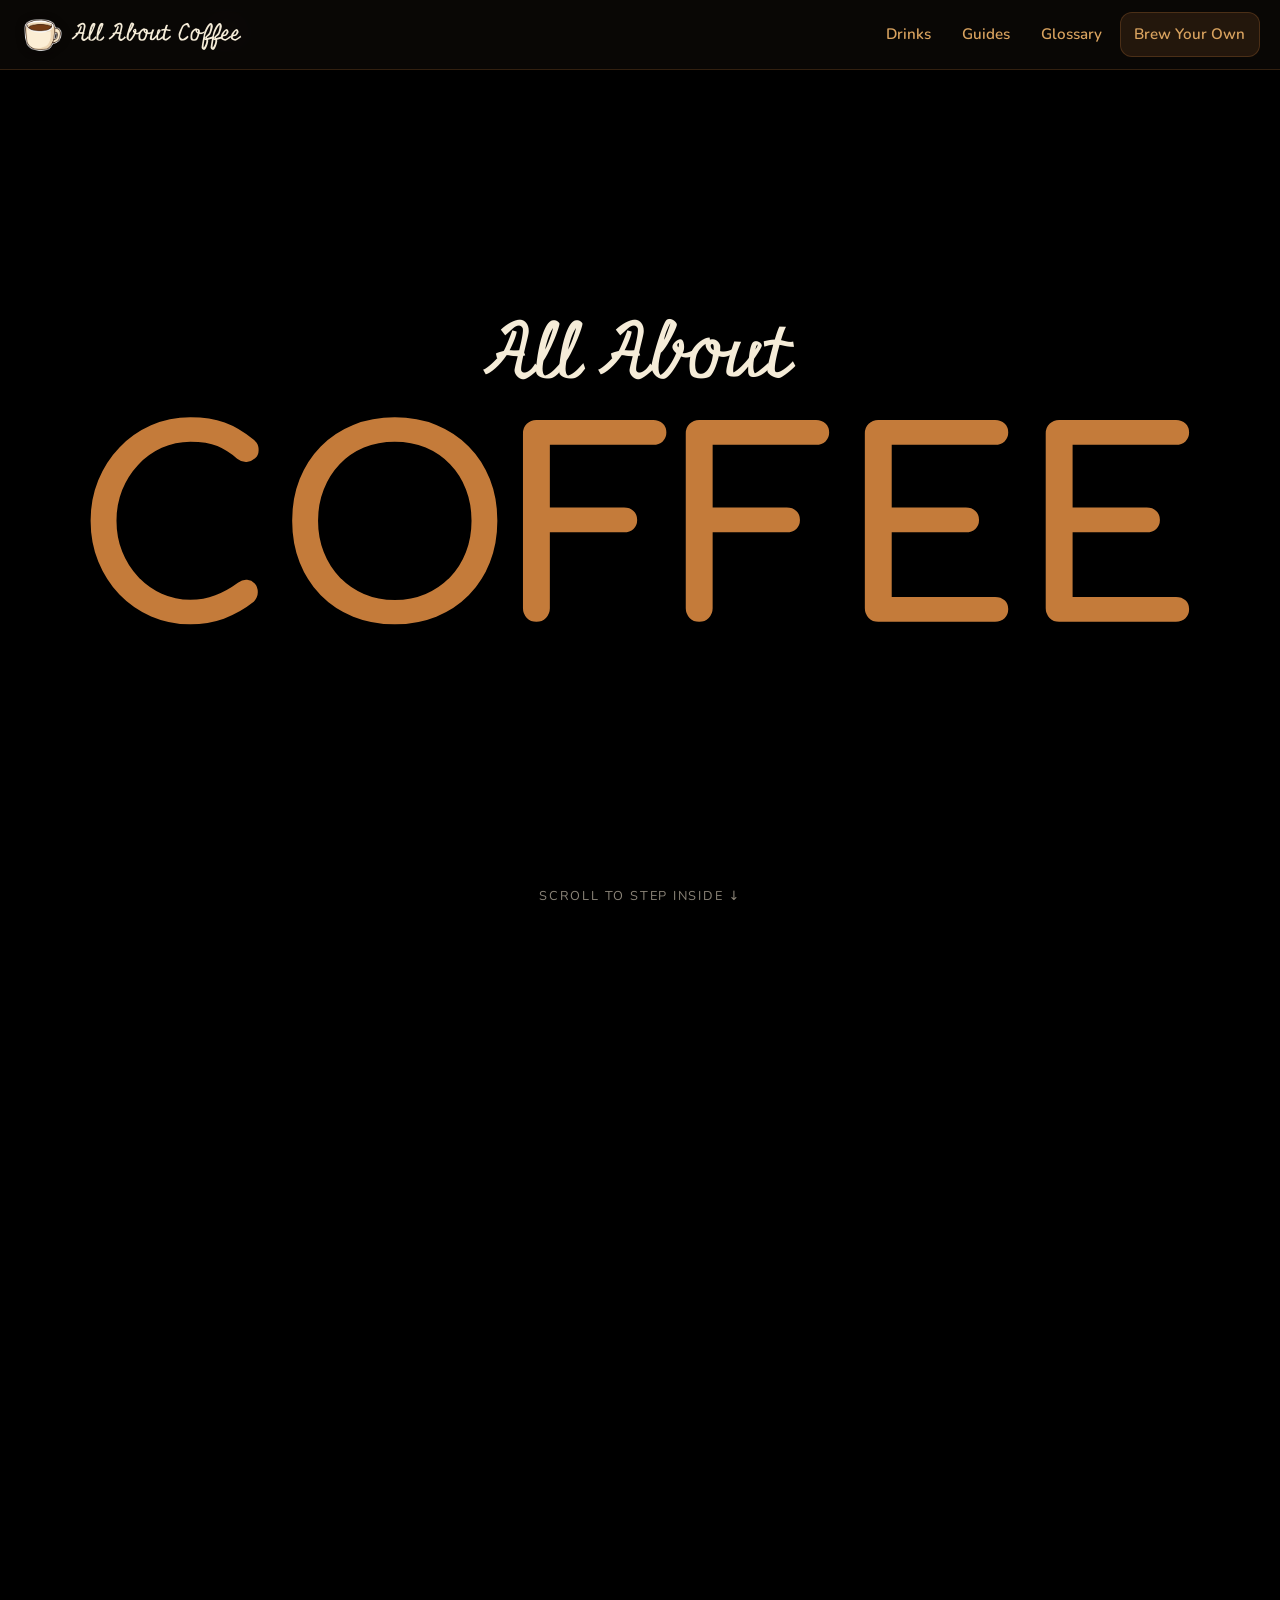
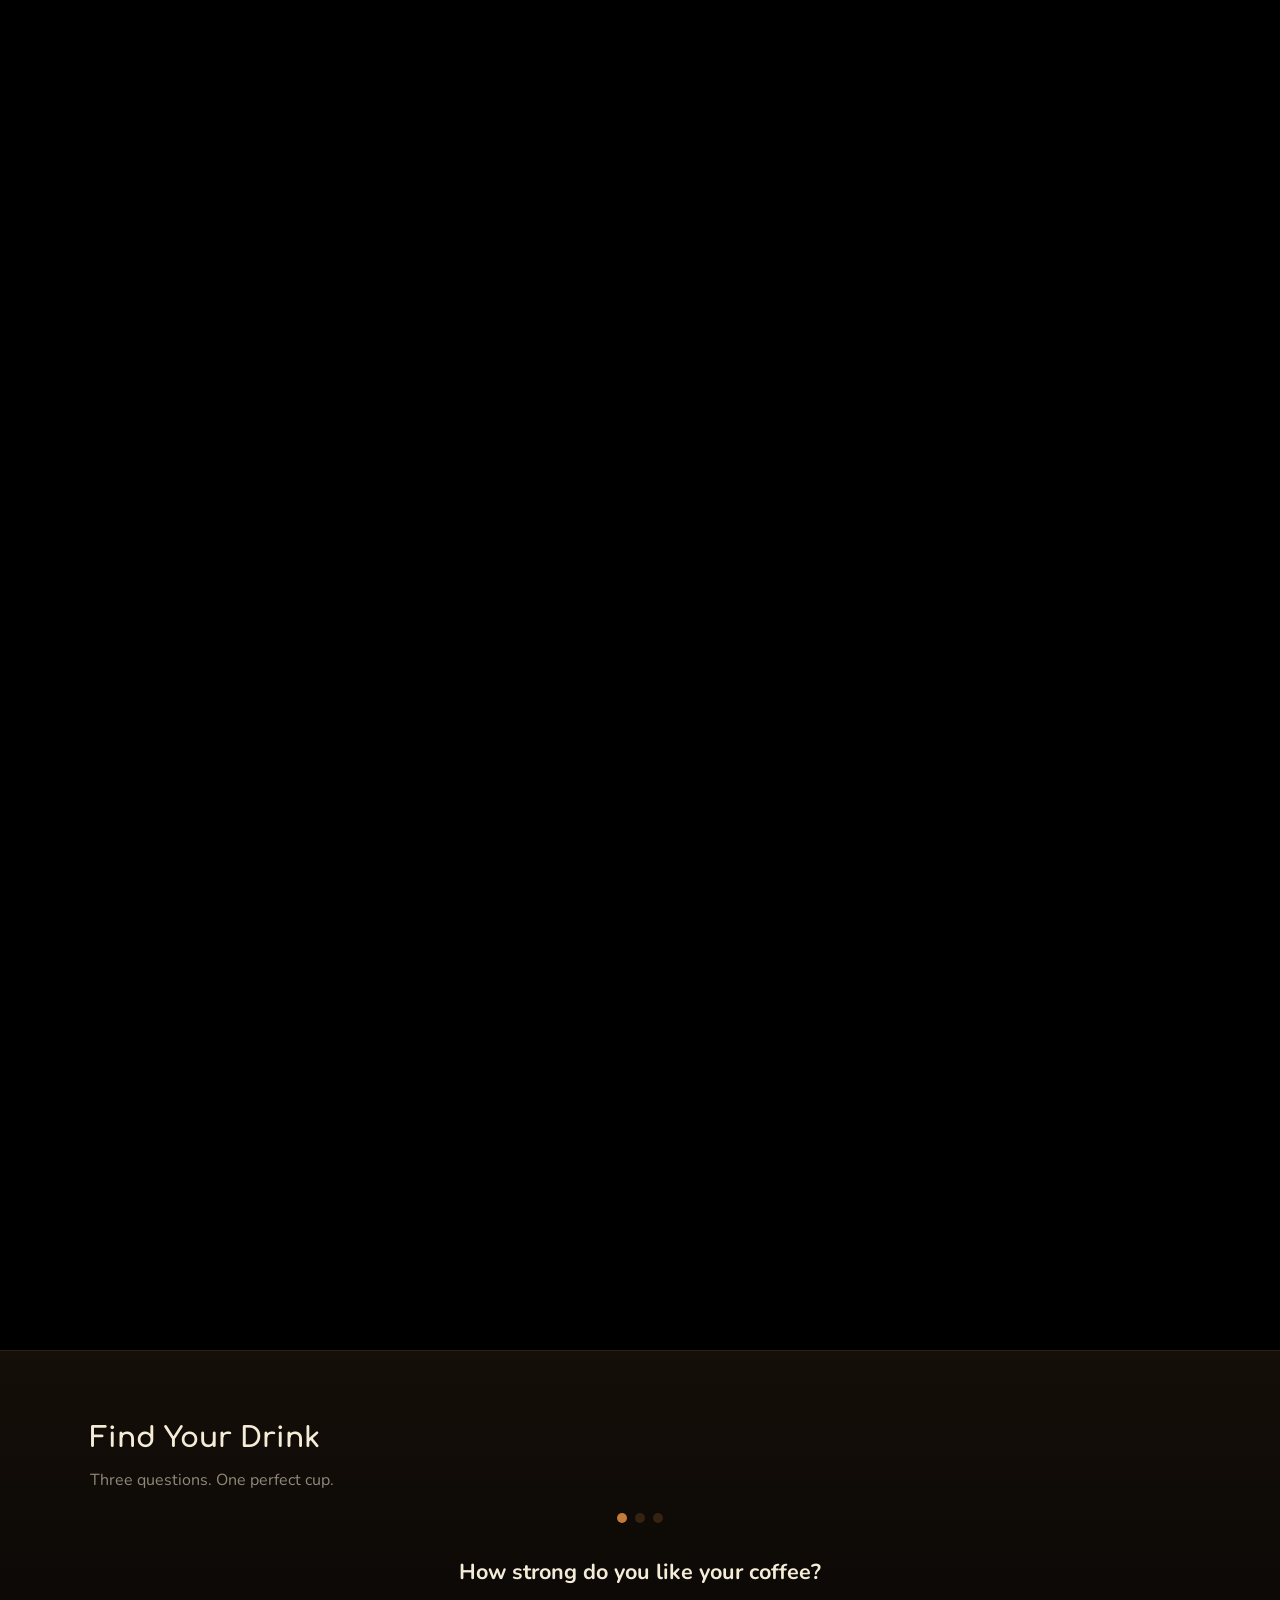
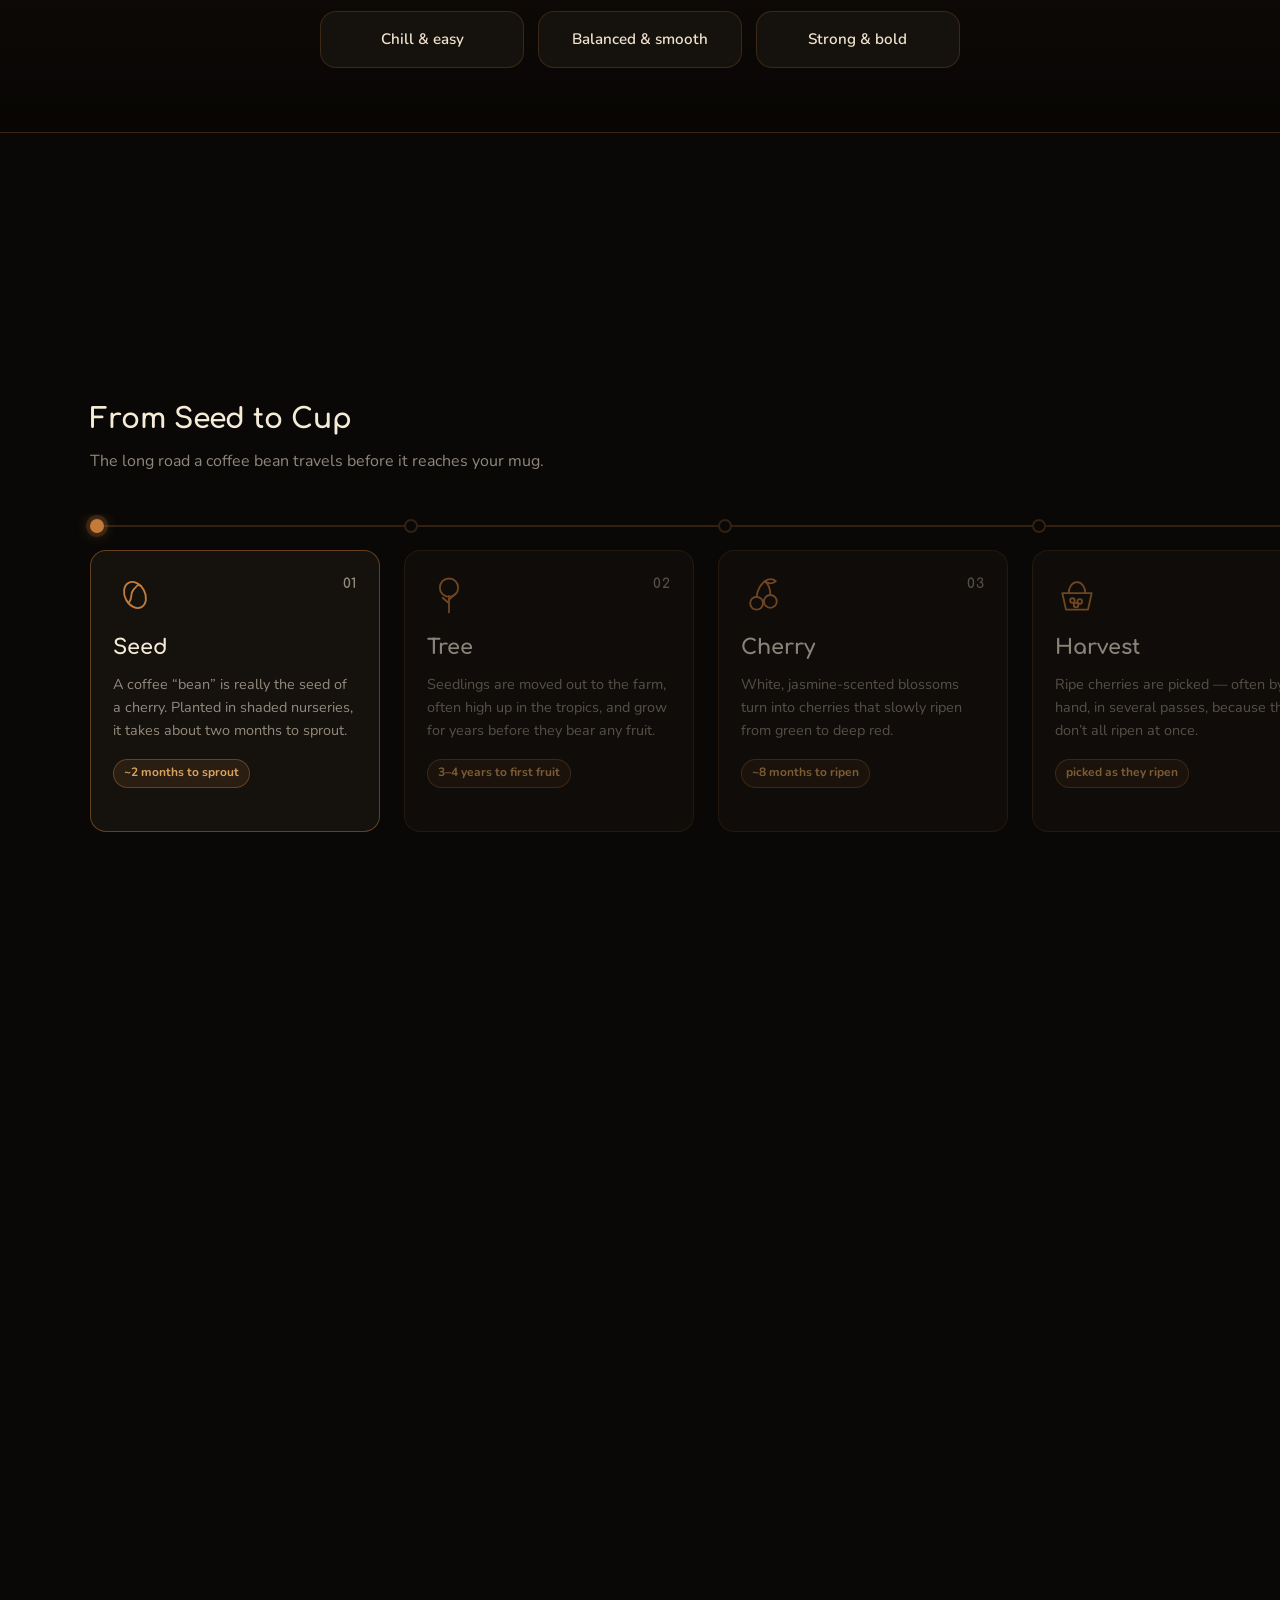
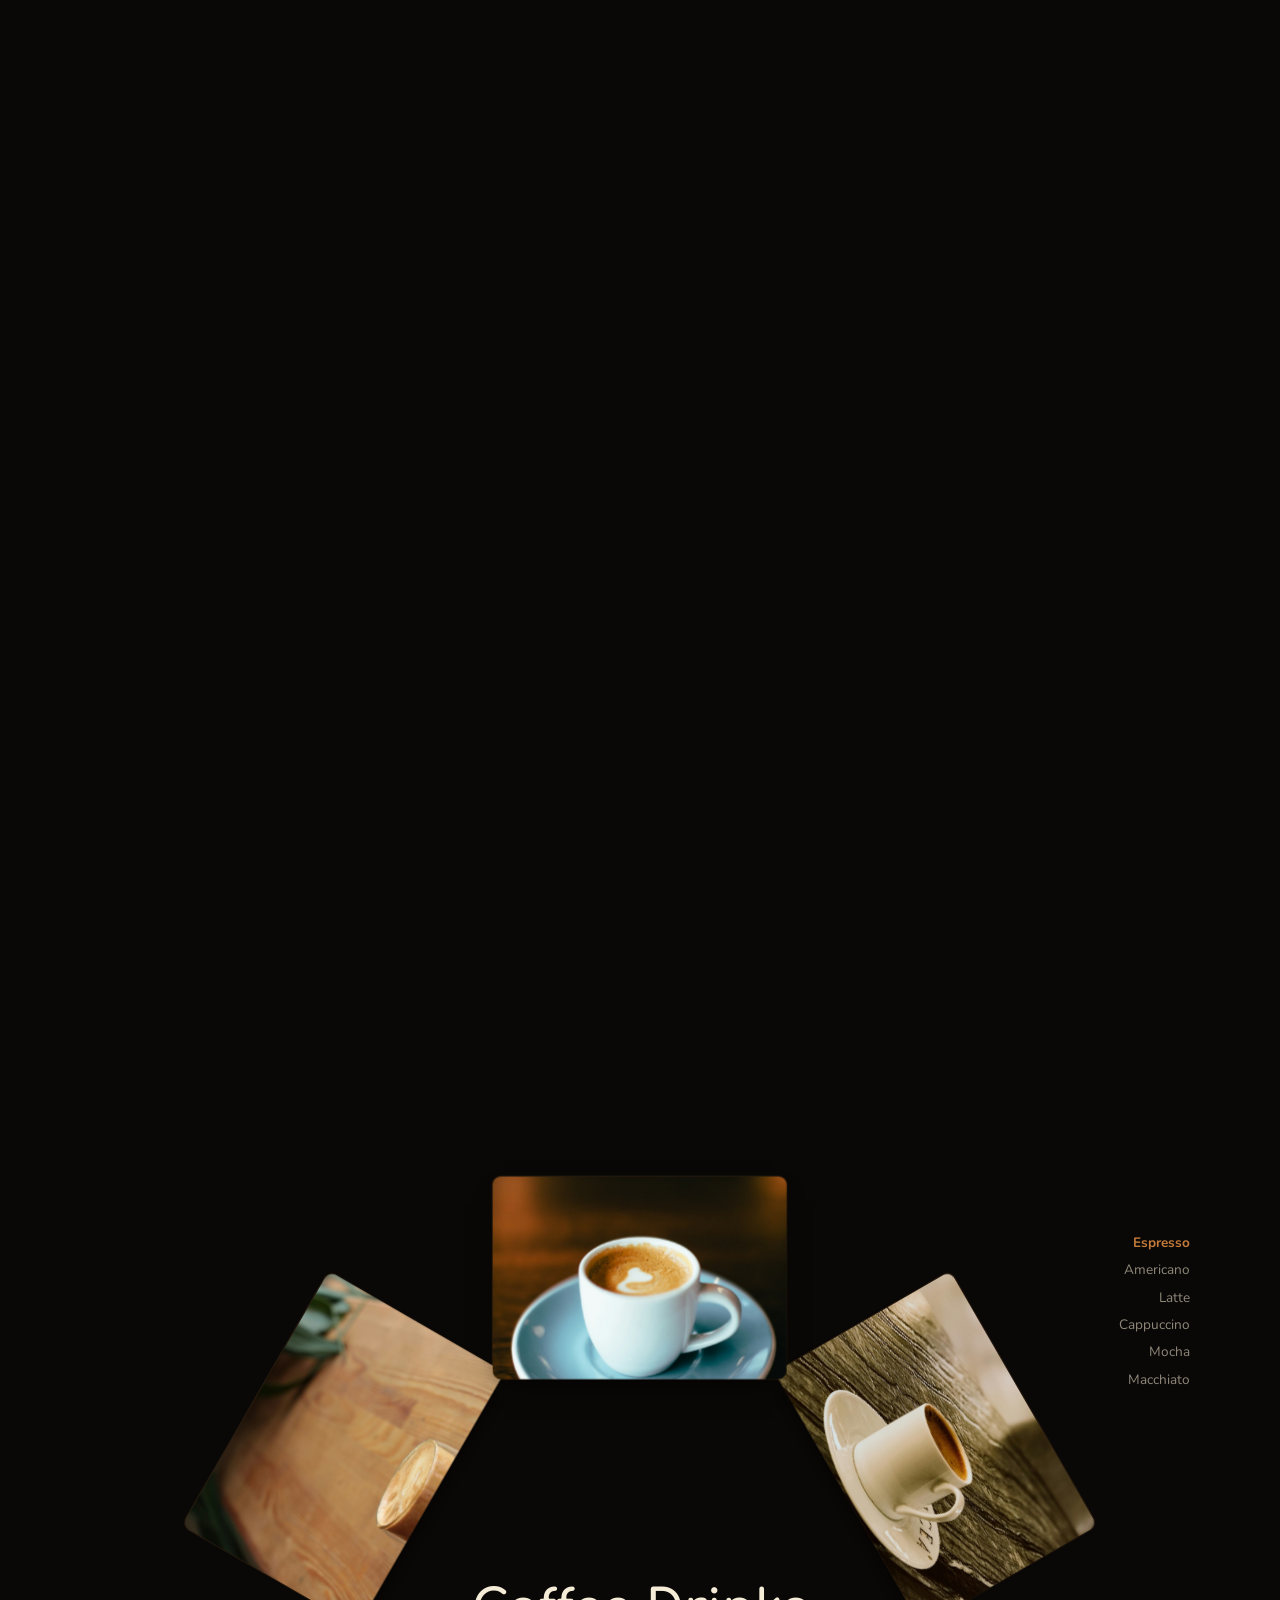
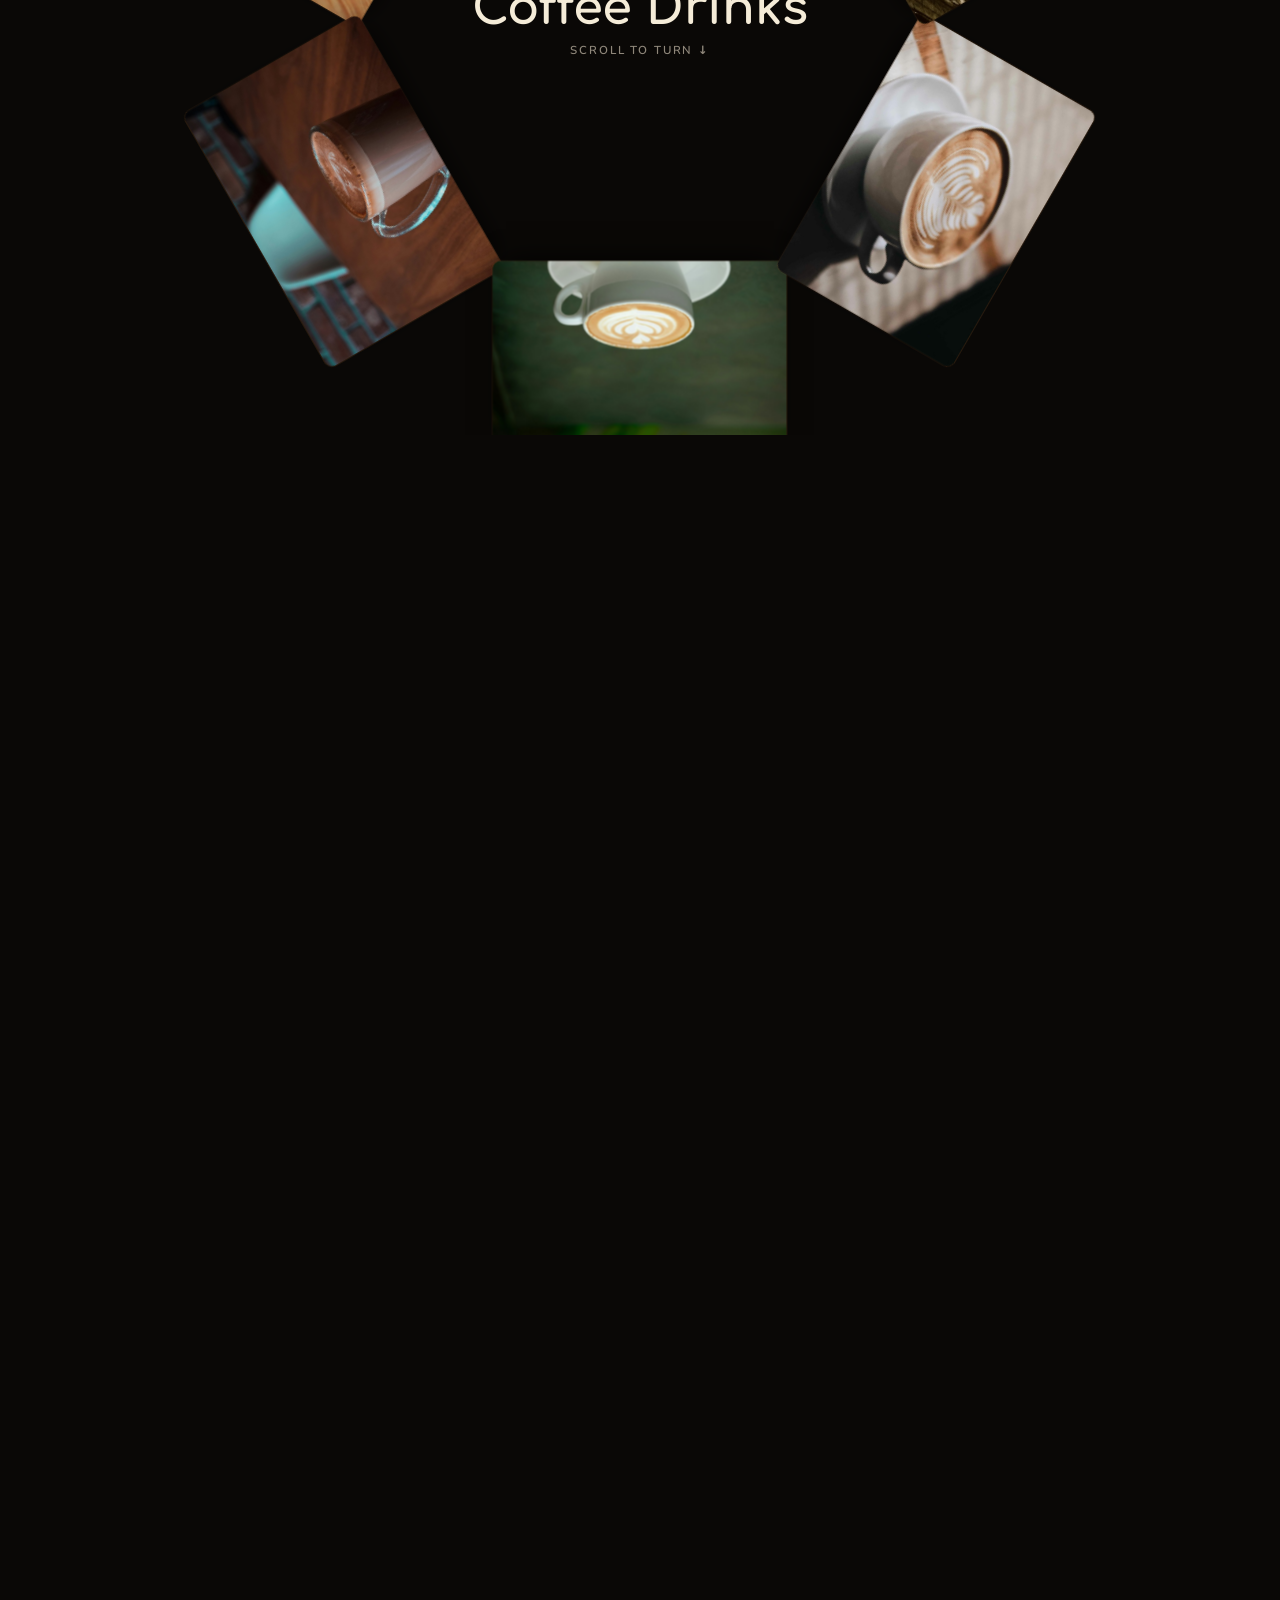
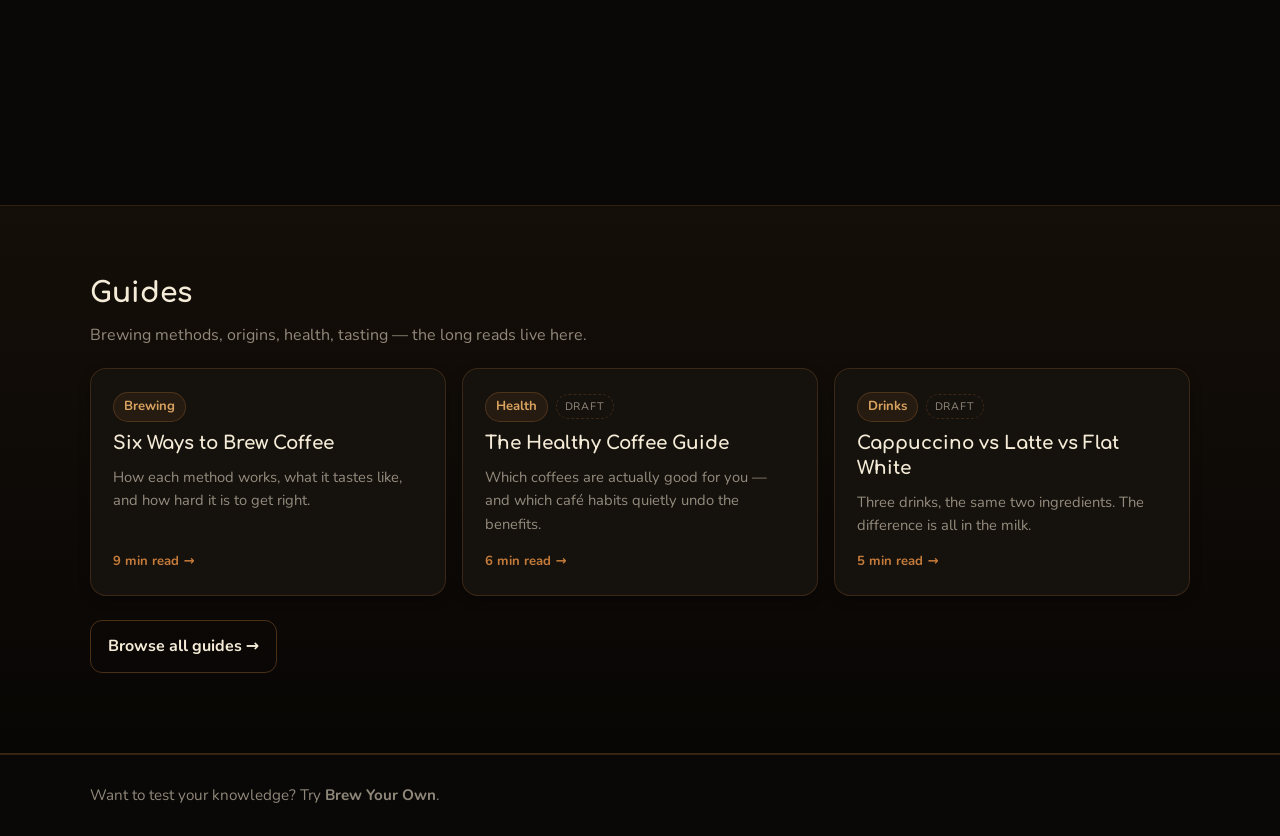
<file: index.html>
<!DOCTYPE html>
<html lang="en">
<head>
  <meta charset="UTF-8" />
  <meta name="viewport" content="width=device-width, initial-scale=1.0" />
  <link rel="stylesheet" href="styles.css" />
  <script src="articles.js" defer></script>
  <script src="main.js" defer></script>
  <script src="beans.js" defer></script>
  <script src="portal.js" defer></script>
  <script src="hscroll.js" defer></script>
  <script src="wheel.js" defer></script>
  <script src="home-guides.js" defer></script>
  <script src="quiz.js" defer></script>
  <title>All About Coffee</title>
  <noscript><style>
    .portal{height:auto}
    .portal__pin{position:relative}
    .portal__caption{display:none}
  </style></noscript>
</head>
<body>
<header class="top-nav">
  <a class="brand" href="index.html#top">
    <img src="assets/coffee-cup-illustration.png" alt="" class="brand__icon" />
    All About Coffee
  </a>
    <nav class="nav-links">
      <a href="index.html#drinks">Drinks</a>
      <a href="guides.html">Guides</a>
      <a href="glossary.html">Glossary</a>
      <a class="game-link" href="brew.html">Brew Your Own</a>
    </nav>
</header>

  <section id="top" class="portal" data-portal data-portal-focus="O" data-portal-length="2.2">

    <h1 class="visually-hidden">All About Coffee</h1>

    <div class="portal__pin" data-portal-pin>

      <!-- Revealed through the letterforms, then fills the screen -->
      <div class="portal__field" data-portal-field aria-hidden="true"></div>

      <svg class="portal__art" data-portal-art aria-hidden="true" focusable="false">
        <defs>
          <clipPath id="portalClip" clipPathUnits="userSpaceOnUse">
            <text data-portal-glyph x="0" y="0">COFFEE</text>
          </clipPath>
        </defs>
      </svg>

      <!-- Logo lockup over the word; the hidden h1 carries the text for readers -->
      <p class="portal__kicker" aria-hidden="true">All About</p>

      <!-- Shown before the camera moves -->
      <p class="portal__caption" aria-hidden="true">Scroll to step inside &darr;</p>

      <!-- Non-JS and reduced-motion readers get the word as plain type -->
      <span class="portal__fallback" aria-hidden="true">COFFEE</span>
    </div>

  </section>

  <!-- QUIZ -->
  <section id="quiz" class="section section--alt">
    <div class="container">
      <div class="section-head reveal">
        <h2>Find Your Drink</h2>
        <p>Three questions. One perfect cup.</p>
      </div>
      <div class="quiz-wrap">
        <div class="quiz-progress">
          <span class="quiz-progress__dot active"></span>
          <span class="quiz-progress__dot"></span>
          <span class="quiz-progress__dot"></span>
        </div>

        <!-- Step 1 -->
        <div class="quiz-step active" data-step="1">
          <h3>How strong do you like your coffee?</h3>
          <div class="quiz-options">
            <button class="quiz-option" data-key="q1" data-val="light">Chill &amp; easy</button>
            <button class="quiz-option" data-key="q1" data-val="medium">Balanced &amp; smooth</button>
            <button class="quiz-option" data-key="q1" data-val="strong">Strong &amp; bold</button>
          </div>
        </div>

        <!-- Step 2 -->
        <div class="quiz-step" data-step="2">
          <h3>How do you feel about milk?</h3>
          <div class="quiz-options">
            <button class="quiz-option" data-key="q2" data-val="none">No milk, thanks</button>
            <button class="quiz-option" data-key="q2" data-val="little">Just a splash</button>
            <button class="quiz-option" data-key="q2" data-val="lots">The milkier the better</button>
          </div>
        </div>

        <!-- Step 3 -->
        <div class="quiz-step" data-step="3">
          <h3>Anything extra?</h3>
          <div class="quiz-options">
            <button class="quiz-option" data-key="q3" data-val="plain">Keep it simple</button>
            <button class="quiz-option" data-key="q3" data-val="choc">Add chocolate</button>
            <button class="quiz-option" data-key="q3" data-val="cream">Make it creamy</button>
          </div>
        </div>

        <!-- Result -->
        <div class="quiz-result">
          <div class="quiz-result__card">
            <span class="chip" id="quizChip"></span>
            <h3 id="quizName"></h3>
            <p id="quizDesc"></p>
            <div class="quiz-result__actions">
              <a class="button" href="brew.html" id="quizCta">Try making it →</a>
              <button class="button secondary" id="quizRestart">Start over</button>
            </div>
          </div>
        </div>
      </div>
    </div>
  </section>

  <main data-page="home">
    <!-- BEANS -->

    <!-- DRINKS -->
    <section id="journey" class="section hscroll journey" data-hscroll>
      <div class="hscroll__pin" data-hscroll-pin>
        <div class="container">
          <div class="section-head reveal">
            <h2>From Seed to Cup</h2>
            <p>The long road a coffee bean travels before it reaches your mug.</p>
          </div>
        </div>

        <div class="hscroll__viewport" data-hscroll-viewport>
          <ol class="hscroll__track journey__track" data-hscroll-track>
            <li class="journey__step" data-hscroll-step>
              <span class="journey__dot" aria-hidden="true"></span>
              <div class="journey__card">
                <div class="journey__top">
                  <svg class="journey__icon" viewBox="0 0 48 48" fill="none" stroke="currentColor" stroke-width="2" stroke-linecap="round" stroke-linejoin="round" aria-hidden="true"><ellipse cx="24" cy="24" rx="11" ry="15" transform="rotate(-28 24 24)"/><path d="M17.5 32c4-4 1-10 5-14s4-6 8-4"/></svg>
                  <span class="journey__num" aria-hidden="true">01</span>
                </div>
                <h3>Seed</h3>
                <p>A coffee “bean” is really the seed of a cherry. Planted in shaded nurseries, it takes about two months to sprout.</p>
                <span class="journey__fact">~2 months to sprout</span>
              </div>
            </li>
            <li class="journey__step" data-hscroll-step>
              <span class="journey__dot" aria-hidden="true"></span>
              <div class="journey__card">
                <div class="journey__top">
                  <svg class="journey__icon" viewBox="0 0 48 48" fill="none" stroke="currentColor" stroke-width="2" stroke-linecap="round" stroke-linejoin="round" aria-hidden="true"><path d="M24 43V25"/><path d="M24 33l-7-6M24 29l7-6"/><circle cx="24" cy="16" r="10"/></svg>
                  <span class="journey__num" aria-hidden="true">02</span>
                </div>
                <h3>Tree</h3>
                <p>Seedlings are moved out to the farm, often high up in the tropics, and grow for years before they bear any fruit.</p>
                <span class="journey__fact">3–4 years to first fruit</span>
              </div>
            </li>
            <li class="journey__step" data-hscroll-step>
              <span class="journey__dot" aria-hidden="true"></span>
              <div class="journey__card">
                <div class="journey__top">
                  <svg class="journey__icon" viewBox="0 0 48 48" fill="none" stroke="currentColor" stroke-width="2" stroke-linecap="round" stroke-linejoin="round" aria-hidden="true"><circle cx="17" cy="33" r="7"/><circle cx="32" cy="31" r="7"/><path d="M17 26c1-8 5-14 9-17M32 24c0-7-2-12-6-15"/><path d="M26 9c4-3 9-3 12 0-4 3-9 3-12 0z"/></svg>
                  <span class="journey__num" aria-hidden="true">03</span>
                </div>
                <h3>Cherry</h3>
                <p>White, jasmine-scented blossoms turn into cherries that slowly ripen from green to deep red.</p>
                <span class="journey__fact">~8 months to ripen</span>
              </div>
            </li>
            <li class="journey__step" data-hscroll-step>
              <span class="journey__dot" aria-hidden="true"></span>
              <div class="journey__card">
                <div class="journey__top">
                  <svg class="journey__icon" viewBox="0 0 48 48" fill="none" stroke="currentColor" stroke-width="2" stroke-linecap="round" stroke-linejoin="round" aria-hidden="true"><path d="M8 22h32l-4 18H12z"/><path d="M15 22c0-7 4-12 9-12s9 5 9 12"/><circle cx="19" cy="30" r="2.5"/><circle cx="27" cy="31" r="2.5"/><circle cx="23" cy="35" r="2.5"/></svg>
                  <span class="journey__num" aria-hidden="true">04</span>
                </div>
                <h3>Harvest</h3>
                <p>Ripe cherries are picked — often by hand, in several passes, because they don’t all ripen at once.</p>
                <span class="journey__fact">picked as they ripen</span>
              </div>
            </li>
            <li class="journey__step" data-hscroll-step>
              <span class="journey__dot" aria-hidden="true"></span>
              <div class="journey__card">
                <div class="journey__top">
                  <svg class="journey__icon" viewBox="0 0 48 48" fill="none" stroke="currentColor" stroke-width="2" stroke-linecap="round" stroke-linejoin="round" aria-hidden="true"><path d="M24 6c6 8 10 13 10 19a10 10 0 0 1-20 0c0-6 4-11 10-19z"/><path d="M6 41c4-3 8-3 12 0s8 3 12 0 8-3 12 0"/></svg>
                  <span class="journey__num" aria-hidden="true">05</span>
                </div>
                <h3>Processing</h3>
                <p>The fruit has to come off the seed. Washed, natural and honey methods each leave their own mark on the flavour.</p>
                <span class="journey__fact">washed · natural · honey</span>
              </div>
            </li>
            <li class="journey__step" data-hscroll-step>
              <span class="journey__dot" aria-hidden="true"></span>
              <div class="journey__card">
                <div class="journey__top">
                  <svg class="journey__icon" viewBox="0 0 48 48" fill="none" stroke="currentColor" stroke-width="2" stroke-linecap="round" stroke-linejoin="round" aria-hidden="true"><circle cx="24" cy="15" r="6"/><path d="M24 3v3M24 24v3M12 15H9M39 15h-3M15.5 6.5l2 2M30.5 21.5l2 2M15.5 23.5l2-2M30.5 8.5l2-2"/><path d="M6 36h36M10 36v6M38 36v6"/><circle cx="15" cy="33" r="1.5"/><circle cx="22" cy="33" r="1.5"/><circle cx="29" cy="33" r="1.5"/><circle cx="35" cy="33" r="1.5"/></svg>
                  <span class="journey__num" aria-hidden="true">06</span>
                </div>
                <h3>Dry &amp; mill</h3>
                <p>Beans are dried in the sun, then hulled out of their papery parchment and sorted. Now they’re “green coffee”, ready to ship.</p>
                <span class="journey__fact">dried to ~11% moisture</span>
              </div>
            </li>
            <li class="journey__step" data-hscroll-step>
              <span class="journey__dot" aria-hidden="true"></span>
              <div class="journey__card">
                <div class="journey__top">
                  <svg class="journey__icon" viewBox="0 0 48 48" fill="none" stroke="currentColor" stroke-width="2" stroke-linecap="round" stroke-linejoin="round" aria-hidden="true"><path d="M24 5c2 7 10 11 10 21a10 10 0 0 1-20 0c0-5 3-8 5-11 1 4 3 6 5 6-1-6 0-11 0-16z"/><path d="M24 43v-4"/></svg>
                  <span class="journey__num" aria-hidden="true">07</span>
                </div>
                <h3>Roasting</h3>
                <p>Heat turns the green bean brown: sugars caramelise, aromas develop, and the beans audibly crack.</p>
                <span class="journey__fact">first crack ~196°C</span>
              </div>
            </li>
            <li class="journey__step" data-hscroll-step>
              <span class="journey__dot" aria-hidden="true"></span>
              <div class="journey__card">
                <div class="journey__top">
                  <svg class="journey__icon" viewBox="0 0 48 48" fill="none" stroke="currentColor" stroke-width="2" stroke-linecap="round" stroke-linejoin="round" aria-hidden="true"><path d="M14 20h20l-3 22H17z"/><path d="M12 20h24"/><path d="M24 20v-6"/><path d="M24 14h13"/><circle cx="37" cy="14" r="2.5"/><path d="M20 30h8"/></svg>
                  <span class="journey__num" aria-hidden="true">08</span>
                </div>
                <h3>Grinding</h3>
                <p>Grind size is matched to the brew — coarse for a French press, fine for espresso. Grind just before brewing.</p>
                <span class="journey__fact">coarse → fine</span>
              </div>
            </li>
            <li class="journey__step" data-hscroll-step>
              <span class="journey__dot" aria-hidden="true"></span>
              <div class="journey__card">
                <div class="journey__top">
                  <svg class="journey__icon" viewBox="0 0 48 48" fill="none" stroke="currentColor" stroke-width="2" stroke-linecap="round" stroke-linejoin="round" aria-hidden="true"><path d="M9 21h26v9a11 11 0 0 1-11 11h-4A11 11 0 0 1 9 30z"/><path d="M35 24h3a4 4 0 0 1 0 8h-3"/><path d="M16 15c-2-3 2-5 0-8M23 15c-2-3 2-5 0-8M30 15c-2-3 2-5 0-8"/></svg>
                  <span class="journey__num" aria-hidden="true">09</span>
                </div>
                <h3>Brewing</h3>
                <p>Hot water pulls the flavour out of the grounds, and months of work end up in the cup in your hands.</p>
                <span class="journey__fact">your cup</span>
              </div>
            </li>
          </ol>
        </div>
      </div>
    </section>

    <section id="drinks" class="section wheel" data-wheel>
      <div class="wheel__pin" data-wheel-pin>
        <div class="container">
          <div class="section-head reveal">
            <h2>Coffee Drinks</h2>
            <p>Six classics — what they are and what sets them apart.</p>
          </div>
        </div>

        <!-- Without JS (or with reduced motion) this is the plain card grid;
             wheel.js turns it into the ring / drum. -->
        <div class="wheel__stage" data-wheel-stage>
          <div class="drink-grid wheel__drum" data-wheel-drum>
            <article class="drink-card wheel__card" data-wheel-card>
              <img src="assets/drinks/espresso.jpg" alt="Espresso" loading="lazy" />
              <div class="drink-card__overlay"></div>
              <div class="drink-card__body">
                <p class="drink-card__tagline">Pure. Intense. Essential.</p>
                <h3 class="drink-card__name">Espresso</h3>
                <p class="drink-card__desc">Hot water forced through finely-ground coffee under pressure. The foundation every café drink is built on.</p>
                <div class="drink-card__tags">
                  <span>~2 oz</span><span>Strongest</span><span>No milk</span>
                </div>
              </div>
            </article>

            <article class="drink-card wheel__card" data-wheel-card>
              <img src="assets/drinks/americano.jpg" alt="Americano" loading="lazy" />
              <div class="drink-card__overlay"></div>
              <div class="drink-card__body">
                <p class="drink-card__tagline">Espresso, opened up.</p>
                <h3 class="drink-card__name">Americano</h3>
                <p class="drink-card__desc">Espresso diluted with hot water — lighter body, same bold character and depth.</p>
                <div class="drink-card__tags">
                  <span>~8 oz</span><span>Medium</span><span>No milk</span>
                </div>
              </div>
            </article>

            <article class="drink-card wheel__card" data-wheel-card>
              <img src="assets/drinks/latte.jpg" alt="Latte" loading="lazy" />
              <div class="drink-card__overlay"></div>
              <div class="drink-card__body">
                <p class="drink-card__tagline">Silky. Mellow. Familiar.</p>
                <h3 class="drink-card__name">Latte</h3>
                <p class="drink-card__desc">Espresso with generous steamed milk and a thin foam cap. Smooth and approachable.</p>
                <div class="drink-card__tags">
                  <span>~12 oz</span><span>Mild</span><span>Lots of milk</span>
                </div>
              </div>
            </article>

            <article class="drink-card wheel__card" data-wheel-card>
              <img src="assets/drinks/cappuccino.jpg" alt="Cappuccino" loading="lazy" />
              <div class="drink-card__overlay"></div>
              <div class="drink-card__body">
                <p class="drink-card__tagline">Foam, flavor, balance.</p>
                <h3 class="drink-card__name">Cappuccino</h3>
                <p class="drink-card__desc">Equal thirds espresso, steamed milk, and thick foam. Bolder and airier than a latte.</p>
                <div class="drink-card__tags">
                  <span>~6 oz</span><span>Medium</span><span>Foamy</span>
                </div>
              </div>
            </article>

            <article class="drink-card wheel__card" data-wheel-card>
              <img src="assets/drinks/mocha.jpg" alt="Mocha" loading="lazy" />
              <div class="drink-card__overlay"></div>
              <div class="drink-card__body">
                <p class="drink-card__tagline">Coffee meets chocolate.</p>
                <h3 class="drink-card__name">Mocha</h3>
                <p class="drink-card__desc">Espresso and steamed milk enriched with chocolate syrup. Dessert in a cup.</p>
                <div class="drink-card__tags">
                  <span>~12 oz</span><span>Sweet</span><span>Chocolate</span>
                </div>
              </div>
            </article>

            <article class="drink-card wheel__card" data-wheel-card>
              <img src="assets/drinks/macchiato.jpg" alt="Macchiato" loading="lazy" />
              <div class="drink-card__overlay"></div>
              <div class="drink-card__body">
                <p class="drink-card__tagline">Espresso, just marked.</p>
                <h3 class="drink-card__name">Macchiato</h3>
                <p class="drink-card__desc">A shot of espresso with just a small dollop of foam. Bold and unapologetically strong.</p>
                <div class="drink-card__tags">
                  <span>~3 oz</span><span>Strong</span><span>Little milk</span>
                </div>
              </div>
            </article>
          </div>

          <p class="wheel__label" data-wheel-label aria-hidden="true">
            Coffee Drinks
            <span class="wheel__hint">Scroll to turn &darr;</span>
          </p>
          <div class="wheel__title" data-wheel-title aria-hidden="true"></div>
          <ol class="wheel__index" data-wheel-index aria-label="Jump to a drink"></ol>
        </div>
      </div>
    </section>
    <section id="guides" class="section section--alt">
      <div class="container">
        <div class="section-head reveal">
          <h2>Guides</h2>
          <p>Brewing methods, origins, health, tasting — the long reads live here.</p>
        </div>

        <div class="guide-grid" id="homeGuideGrid"></div>

        <p class="reveal" style="margin-top:1.5rem">
          <a class="button secondary" href="guides.html">Browse all guides &rarr;</a>
        </p>
      </div>
    </section>

    <!-- TUTORIALS -->

    <!-- GLOSSARY -->

  </main>

  <footer class="footer">
    <div class="container">
      Want to test your knowledge? Try <a href="brew.html"><strong>Brew Your Own</strong></a>.
    </div>
  </footer>
</body>
</html>
</file>
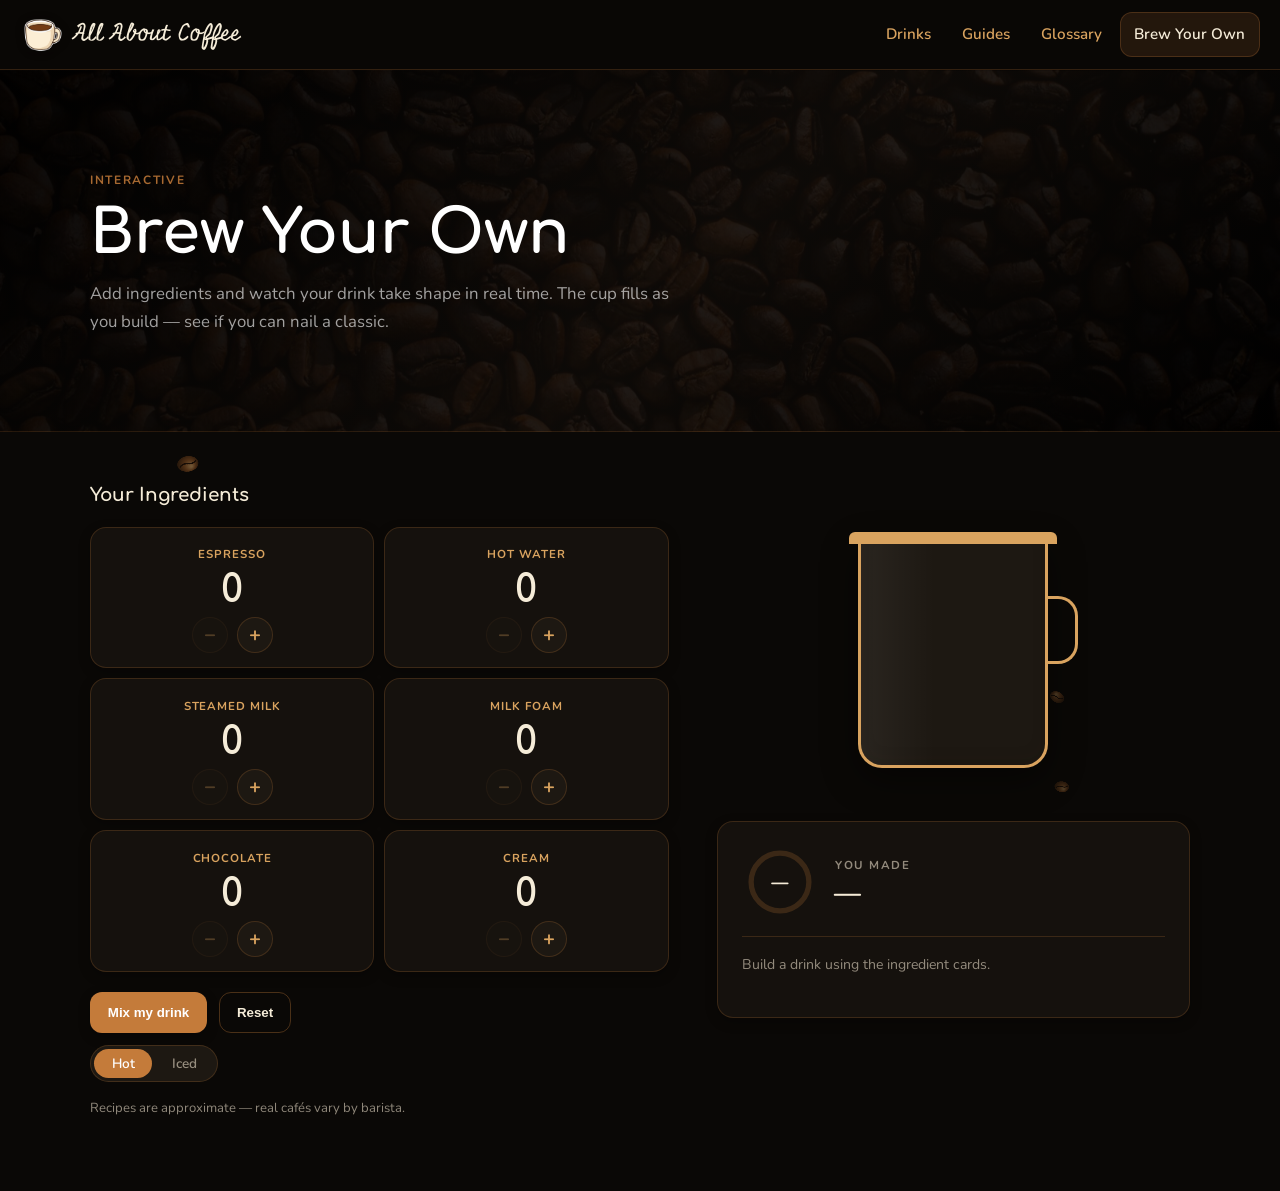
<file: brew.html>
<!DOCTYPE html>
<html lang="en">
<head>
  <meta charset="UTF-8" />
  <meta name="viewport" content="width=device-width, initial-scale=1.0" />
  <link rel="stylesheet" href="styles.css" />
  <script src="main.js" defer></script>
  <script src="beans.js" defer></script>
  <script src="brew-game.js" defer></script>
  <title>Brew Your Own | All About Coffee</title>
</head>
<body>
  <header class="top-nav">
    <a class="brand" href="index.html#top">
      <img src="assets/coffee-cup-illustration.png" alt="" class="brand__icon" />
      All About Coffee
    </a>
    <nav class="nav-links">
      <a href="index.html#drinks">Drinks</a>
      <a href="guides.html">Guides</a>
      <a href="glossary.html">Glossary</a>
      <a class="game-link" href="brew.html">Brew Your Own</a>
    </nav>
  </header>

  <!-- Dark cinematic hero -->
  <div class="brew-hero">
    <div class="container brew-hero__inner">
      <p class="brew-hero__eyebrow">Interactive</p>
      <h1 class="brew-hero__title">Brew Your Own</h1>
      <p class="brew-hero__sub">
        Add ingredients and watch your drink take shape in real time.
        The cup fills as you build — see if you can nail a classic.
      </p>
    </div>
  </div>

  <main class="brew-layout container" data-page="brew">

    <!-- ── Left: ingredient cards ── -->
    <section class="brew-controls">
      <h2 class="brew-col-label">Your Ingredients</h2>
      <div class="brew-ing-grid" id="controls">
        <!-- Rendered by brew-game.js -->
      </div>
      <div class="brew-action-row">
        <button class="button" id="btnMix" type="button">Mix my drink</button>
        <button class="button secondary" id="btnReset" type="button">Reset</button>
      </div>
      <div class="brew-temp-row">
        <div class="temp-toggle">
          <button class="temp-btn active" id="btnHot"  type="button">Hot</button>
          <button class="temp-btn"        id="btnCold" type="button">Iced</button>
        </div>
      </div>
      <p class="brew-note">Recipes are approximate — real cafés vary by barista.</p>
    </section>

    <!-- ── Right: animated cup + result ── -->
    <aside class="brew-readout">

      <!-- Cup visualization -->
      <div class="cup-scene">
        <div class="cup-steam" id="cupSteam">
          <span></span><span></span><span></span>
        </div>

        <div class="cup-wrap">
          <div class="cup-rim"></div>
          <div class="cup-body" id="cupBody">
            <!-- Layers filled bottom-up by JS (order = visual stack order) -->
            <div class="cup-layer" id="layer-espresso"  style="--lc:#7B3520"></div>
            <div class="cup-layer" id="layer-water"     style="--lc:#7B9FB8"></div>
            <div class="cup-layer" id="layer-chocolate" style="--lc:#5C3317"></div>
            <div class="cup-layer" id="layer-milk"      style="--lc:#DEBBA0"></div>
            <div class="cup-layer" id="layer-cream"     style="--lc:#E8C87A"></div>
            <div class="cup-layer" id="layer-foam"      style="--lc:#D6C9BB"></div>
          </div>
          <div class="cup-handle"></div>
        </div>

        <!-- Colour-coded layer legend -->
        <div class="cup-legend" id="cupLegend"></div>
      </div>

      <!-- Result card -->
      <div class="brew-result">
        <div class="brew-result__top">

          <!-- SVG confidence ring -->
          <div class="brew-ring-wrap">
            <svg class="brew-ring" viewBox="0 0 100 100" aria-hidden="true">
              <circle class="brew-ring__bg"  cx="50" cy="50" r="38"/>
              <circle class="brew-ring__arc" cx="50" cy="50" r="38" id="ringArc"/>
            </svg>
            <span class="brew-ring__pct" id="confidencePct">—</span>
          </div>

          <div class="brew-result__text">
            <p class="brew-result__label">You made</p>
            <p class="brew-result__name" id="drinkName">—</p>
          </div>
        </div>

        <p class="brew-result__desc" id="drinkDesc">
          Build a drink using the ingredient cards on the left.
        </p>

        <div class="brew-mix" id="mixSummary"></div>
      </div>

    </aside>
  </main>
</body>
</html>
</file>
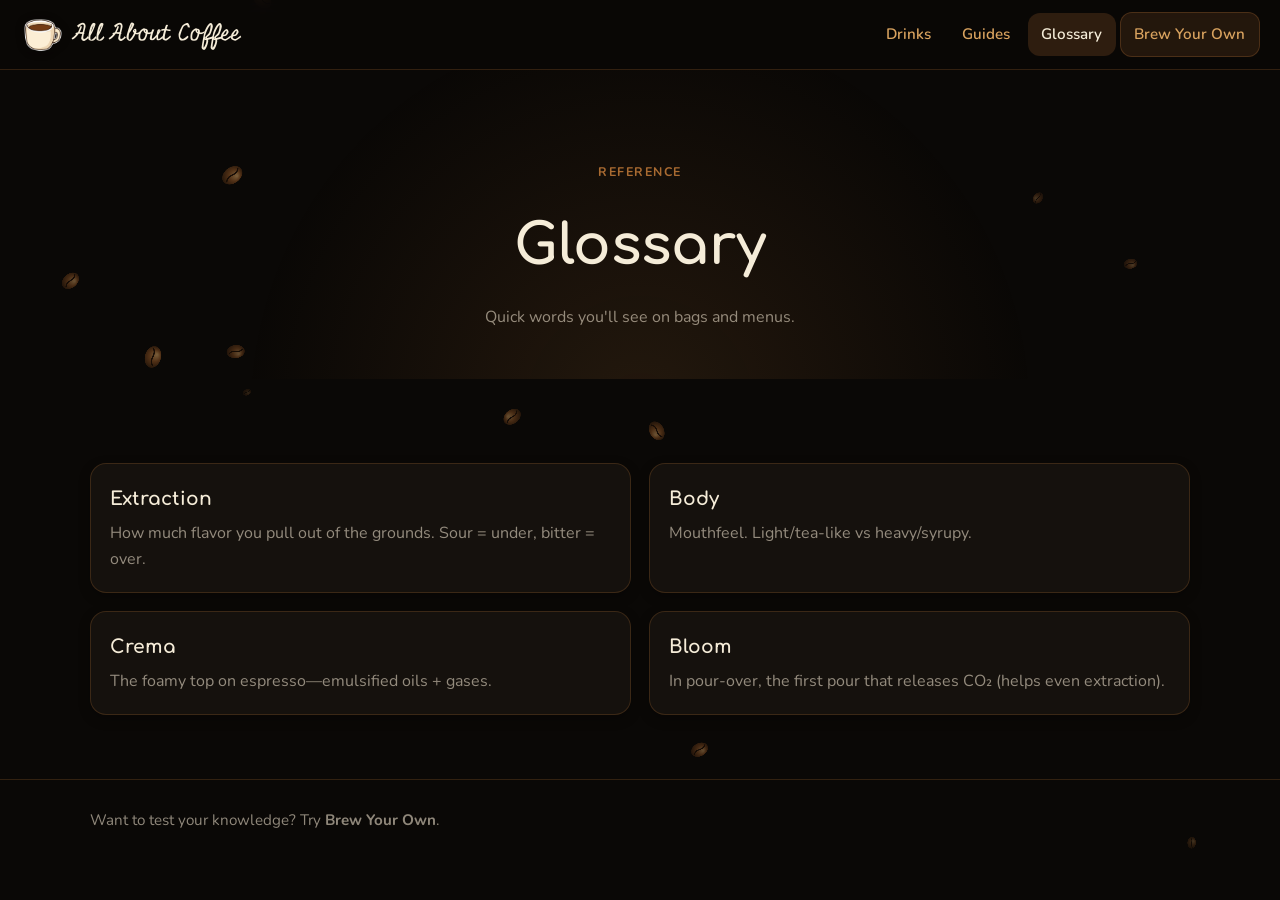
<file: glossary.html>
<!DOCTYPE html>
<html lang="en">
<head>
  <meta charset="UTF-8" />
  <meta name="viewport" content="width=device-width, initial-scale=1.0" />
  <meta name="description" content="Quick definitions of the coffee words you'll see on bags and menus." />
  <link rel="stylesheet" href="styles.css" />
  <script src="main.js" defer></script>
  <script src="beans.js" defer></script>
  <title>Glossary | All About Coffee</title>
</head>
<body>
  <header class="top-nav">
    <a class="brand" href="index.html#top">
      <img src="assets/coffee-cup-illustration.png" alt="" class="brand__icon" />
      All About Coffee
    </a>
    <nav class="nav-links">
      <a href="index.html#drinks">Drinks</a>
      <a href="guides.html">Guides</a>
      <a href="glossary.html" class="active">Glossary</a>
      <a class="game-link" href="brew.html">Brew Your Own</a>
    </nav>
  </header>

  <div class="guides-hero">
    <div class="container guides-hero__inner">
      <p class="eyebrow">Reference</p>
      <h1 class="guides-hero__title">Glossary</h1>
      <p class="guides-hero__sub">Quick words you'll see on bags and menus.</p>
    </div>
  </div>

  <main class="section" data-page="glossary">
    <div class="container">
<div class="grid">
          <article class="card reveal">
            <h3>Extraction</h3>
            <p>How much flavor you pull out of the grounds. Sour = under, bitter = over.</p>
          </article>

          <article class="card reveal">
            <h3>Body</h3>
            <p>Mouthfeel. Light/tea-like vs heavy/syrupy.</p>
          </article>

          <article class="card reveal">
            <h3>Crema</h3>
            <p>The foamy top on espresso—emulsified oils + gases.</p>
          </article>

          <article class="card reveal">
            <h3>Bloom</h3>
            <p>In pour-over, the first pour that releases CO₂ (helps even extraction).</p>
          </article>
        </div>
    </div>
  </main>

  <footer class="footer">
    <div class="container">
      Want to test your knowledge? Try <a href="brew.html"><strong>Brew Your Own</strong></a>.
    </div>
  </footer>
</body>
</html>
</file>
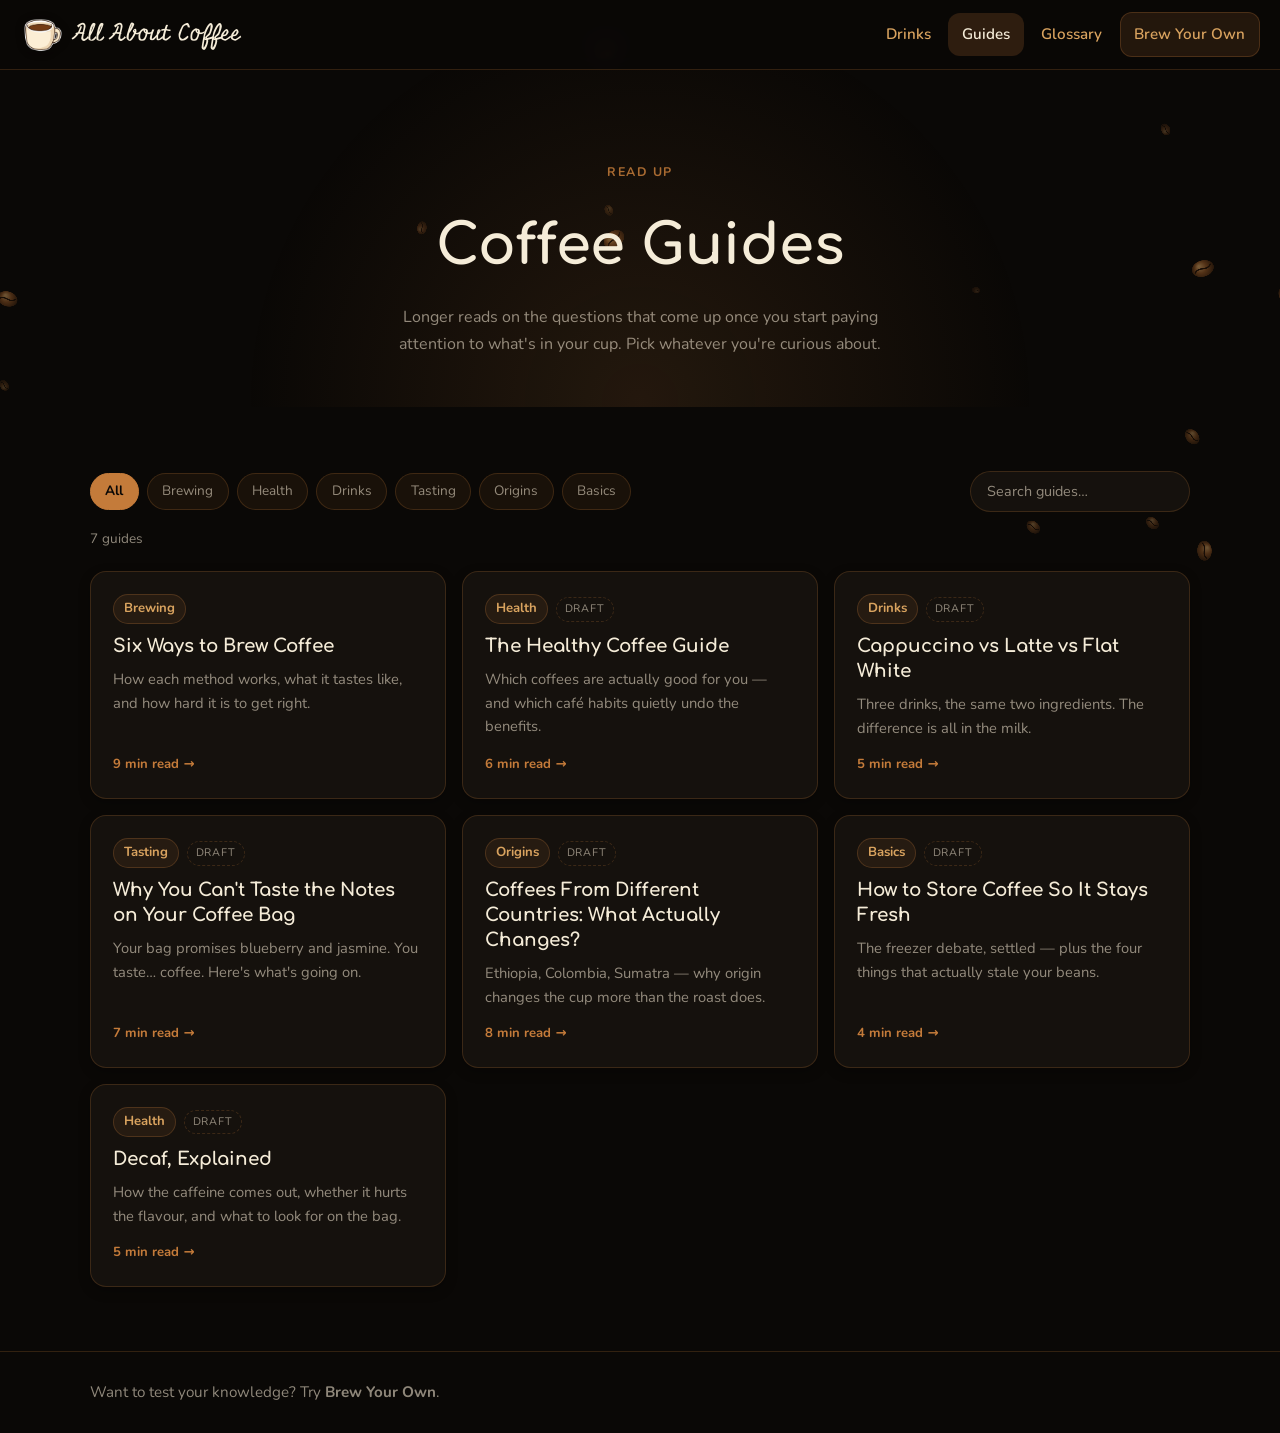
<file: guides.html>
<!DOCTYPE html>
<html lang="en">
<head>
  <meta charset="UTF-8" />
  <meta name="viewport" content="width=device-width, initial-scale=1.0" />
  <link rel="stylesheet" href="styles.css" />
  <script src="articles.js" defer></script>
  <script src="main.js" defer></script>
  <script src="beans.js" defer></script>
  <script src="guides-hub.js" defer></script>
  <title>Guides | All About Coffee</title>
</head>
<body>
  <header class="top-nav">
    <a class="brand" href="index.html#top">
      <img src="assets/coffee-cup-illustration.png" alt="" class="brand__icon" />
      All About Coffee
    </a>
    <nav class="nav-links">
      <a href="index.html#drinks">Drinks</a>
      <a href="guides.html" class="active">Guides</a>
      <a href="glossary.html">Glossary</a>
      <a class="game-link" href="brew.html">Brew Your Own</a>
    </nav>
  </header>

  <div class="guides-hero">
    <div class="container guides-hero__inner">
      <p class="eyebrow">Read up</p>
      <h1 class="guides-hero__title">Coffee Guides</h1>
      <p class="guides-hero__sub">
        Longer reads on the questions that come up once you start paying
        attention to what's in your cup. Pick whatever you're curious about.
      </p>
    </div>
  </div>

  <main class="section" data-page="guides">
    <div class="container">

      <!-- ── Filter + search controls ── -->
      <div class="guide-controls reveal">
        <div class="guide-filters" id="guideFilters" role="group" aria-label="Filter guides by topic">
          <!-- chips injected by guides-hub.js -->
        </div>
        <label class="guide-search">
          <span class="visually-hidden">Search guides</span>
          <input type="search" id="guideSearch" placeholder="Search guides…" autocomplete="off" />
        </label>
      </div>

      <p class="guide-count" id="guideCount" aria-live="polite"></p>

      <!-- ── Card grid ── -->
      <div class="guide-grid" id="guideGrid">
        <!-- cards injected by guides-hub.js -->
      </div>

      <p class="guide-empty" id="guideEmpty" hidden>
        No guides match that. <button class="link-button" id="guideReset">Clear filters</button>
      </p>

    </div>
  </main>

  <footer class="footer">
    <div class="container">
      Want to test your knowledge? Try <a href="brew.html"><strong>Brew Your Own</strong></a>.
    </div>
  </footer>
</body>
</html>
</file>
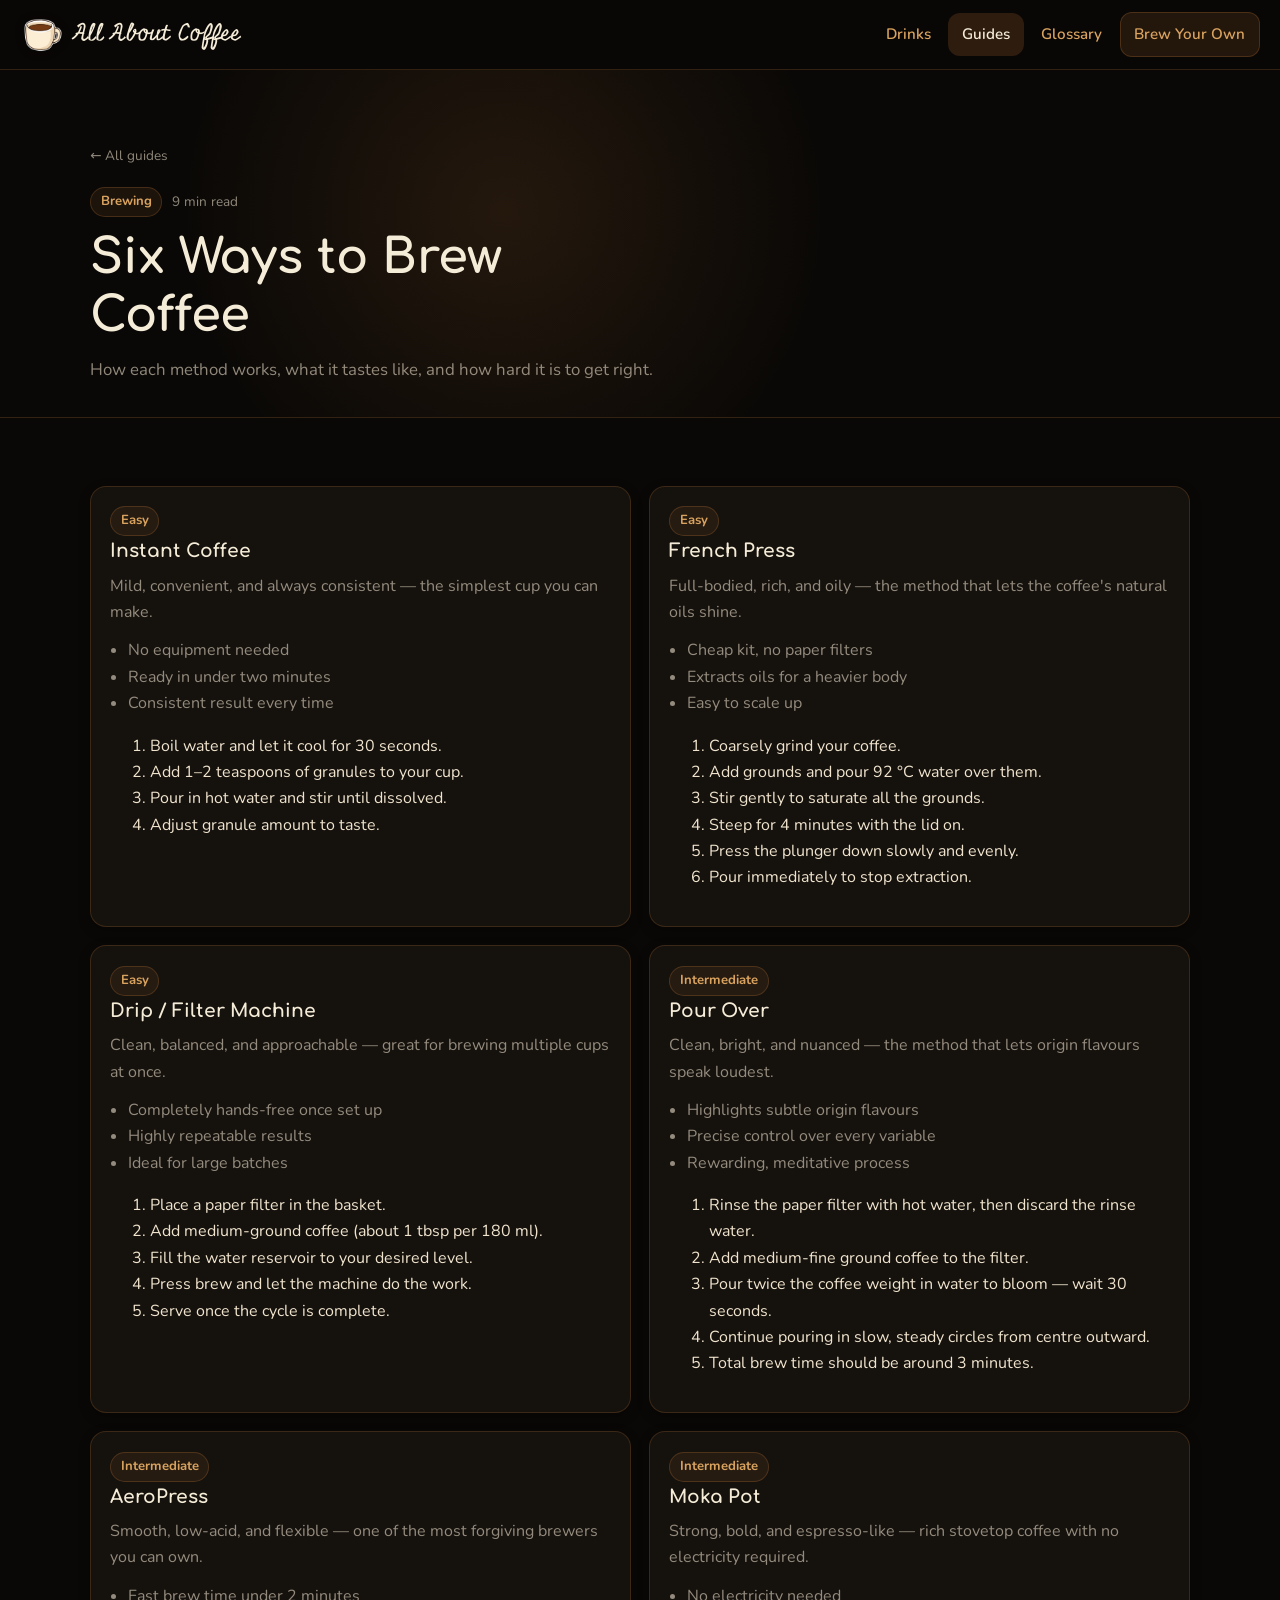
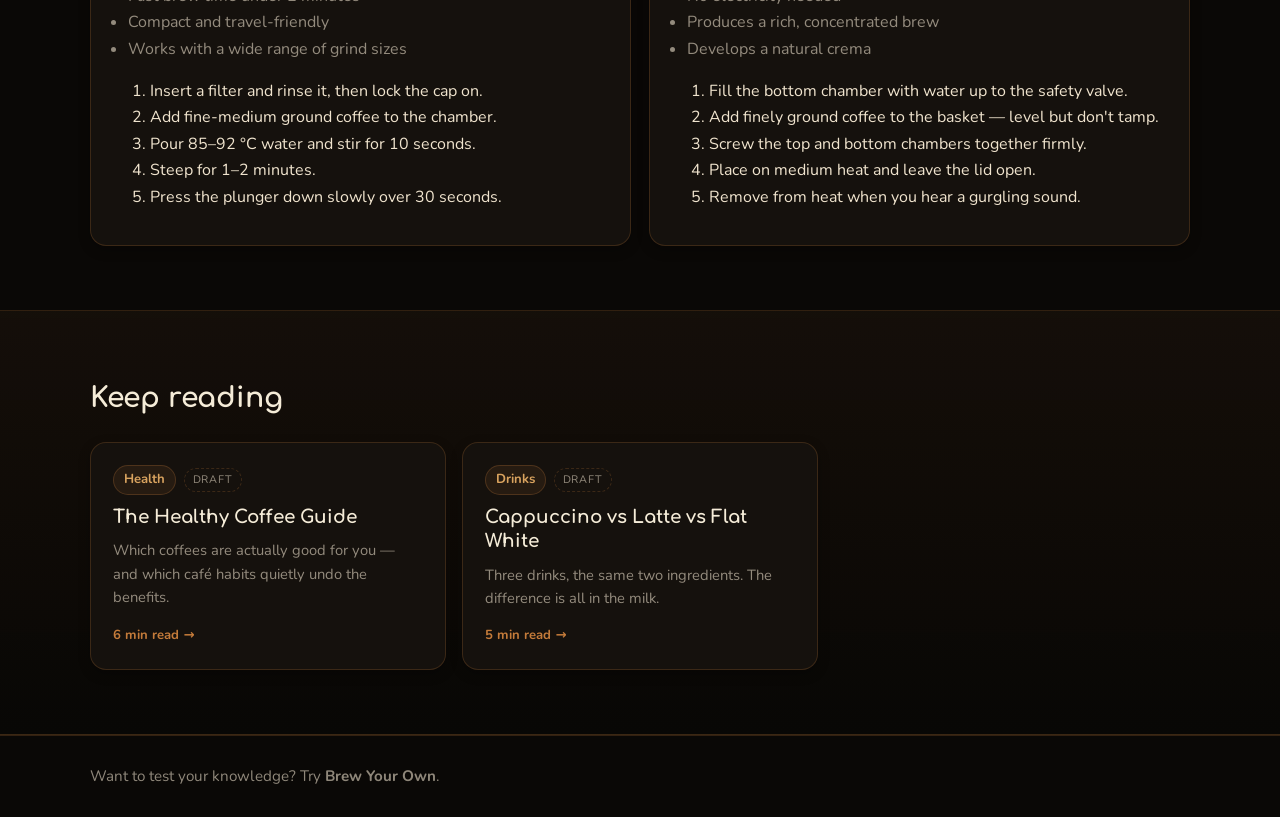
<file: guides/brewing-methods.html>
<!DOCTYPE html>
<html lang="en">
<head>
  <meta charset="UTF-8" />
  <meta name="viewport" content="width=device-width, initial-scale=1.0" />
  <meta name="description" content="How each brewing method works, what it tastes like, and how hard it is." />
  <link rel="stylesheet" href="../styles.css" />
  <script src="../articles.js" defer></script>
  <script src="../main.js" defer></script>
  <script src="../article.js" defer></script>
  <title>Six Ways to Brew Coffee | All About Coffee</title>
</head>
<body>
  <header class="top-nav">
    <a class="brand" href="../index.html#top">
      <img src="../assets/coffee-cup-illustration.png" alt="" class="brand__icon" />
      All About Coffee
    </a>
    <nav class="nav-links">
      <a href="../index.html#drinks">Drinks</a>
      <a href="../guides.html" class="active">Guides</a>
      <a href="../glossary.html">Glossary</a>
      <a class="game-link" href="../brew.html">Brew Your Own</a>
    </nav>
  </header>

  <div class="reading-progress" aria-hidden="true"><span id="readingProgress"></span></div>

  <main data-page="article" data-slug="brewing-methods">

    <div class="article-hero">
      <div class="container">
        <a class="article-back" href="../guides.html">&larr; All guides</a>
        <div class="article-hero__meta">
          <span class="chip">Brewing</span>
          <span class="article-hero__time">9 min read</span>
        </div>
        <h1 class="article-hero__title">Six Ways to Brew Coffee</h1>
        <p class="article-hero__dek">How each method works, what it tastes like, and how hard it is to get right.</p>
      </div>
    </div>

    <div class="container article-wide">
<div class="grid">

          <article class="card reveal">
            <span class="chip">Easy</span>
            <h3>Instant Coffee</h3>
            <p>Mild, convenient, and always consistent — the simplest cup you can make.</p>
            <ul>
              <li>No equipment needed</li>
              <li>Ready in under two minutes</li>
              <li>Consistent result every time</li>
            </ul>
            <ol>
              <li>Boil water and let it cool for 30 seconds.</li>
              <li>Add 1–2 teaspoons of granules to your cup.</li>
              <li>Pour in hot water and stir until dissolved.</li>
              <li>Adjust granule amount to taste.</li>
            </ol>
          </article>

          <article class="card reveal">
            <span class="chip">Easy</span>
            <h3>French Press</h3>
            <p>Full-bodied, rich, and oily — the method that lets the coffee's natural oils shine.</p>
            <ul>
              <li>Cheap kit, no paper filters</li>
              <li>Extracts oils for a heavier body</li>
              <li>Easy to scale up</li>
            </ul>
            <ol>
              <li>Coarsely grind your coffee.</li>
              <li>Add grounds and pour 92 °C water over them.</li>
              <li>Stir gently to saturate all the grounds.</li>
              <li>Steep for 4 minutes with the lid on.</li>
              <li>Press the plunger down slowly and evenly.</li>
              <li>Pour immediately to stop extraction.</li>
            </ol>
          </article>

          <article class="card reveal">
            <span class="chip">Easy</span>
            <h3>Drip / Filter Machine</h3>
            <p>Clean, balanced, and approachable — great for brewing multiple cups at once.</p>
            <ul>
              <li>Completely hands-free once set up</li>
              <li>Highly repeatable results</li>
              <li>Ideal for large batches</li>
            </ul>
            <ol>
              <li>Place a paper filter in the basket.</li>
              <li>Add medium-ground coffee (about 1 tbsp per 180 ml).</li>
              <li>Fill the water reservoir to your desired level.</li>
              <li>Press brew and let the machine do the work.</li>
              <li>Serve once the cycle is complete.</li>
            </ol>
          </article>

          <article class="card reveal">
            <span class="chip">Intermediate</span>
            <h3>Pour Over</h3>
            <p>Clean, bright, and nuanced — the method that lets origin flavours speak loudest.</p>
            <ul>
              <li>Highlights subtle origin flavours</li>
              <li>Precise control over every variable</li>
              <li>Rewarding, meditative process</li>
            </ul>
            <ol>
              <li>Rinse the paper filter with hot water, then discard the rinse water.</li>
              <li>Add medium-fine ground coffee to the filter.</li>
              <li>Pour twice the coffee weight in water to bloom — wait 30 seconds.</li>
              <li>Continue pouring in slow, steady circles from centre outward.</li>
              <li>Total brew time should be around 3 minutes.</li>
            </ol>
          </article>

          <article class="card reveal">
            <span class="chip">Intermediate</span>
            <h3>AeroPress</h3>
            <p>Smooth, low-acid, and flexible — one of the most forgiving brewers you can own.</p>
            <ul>
              <li>Fast brew time under 2 minutes</li>
              <li>Compact and travel-friendly</li>
              <li>Works with a wide range of grind sizes</li>
            </ul>
            <ol>
              <li>Insert a filter and rinse it, then lock the cap on.</li>
              <li>Add fine-medium ground coffee to the chamber.</li>
              <li>Pour 85–92 °C water and stir for 10 seconds.</li>
              <li>Steep for 1–2 minutes.</li>
              <li>Press the plunger down slowly over 30 seconds.</li>
            </ol>
          </article>

          <article class="card reveal">
            <span class="chip">Intermediate</span>
            <h3>Moka Pot</h3>
            <p>Strong, bold, and espresso-like — rich stovetop coffee with no electricity required.</p>
            <ul>
              <li>No electricity needed</li>
              <li>Produces a rich, concentrated brew</li>
              <li>Develops a natural crema</li>
            </ul>
            <ol>
              <li>Fill the bottom chamber with water up to the safety valve.</li>
              <li>Add finely ground coffee to the basket — level but don't tamp.</li>
              <li>Screw the top and bottom chambers together firmly.</li>
              <li>Place on medium heat and leave the lid open.</li>
              <li>Remove from heat when you hear a gurgling sound.</li>
            </ol>
          </article>

        </div>
    </div>

    <section class="section section--alt">
      <div class="container">
        <div class="section-head reveal">
          <h2>Keep reading</h2>
        </div>
        <div class="guide-grid" id="relatedGrid"></div>
      </div>
    </section>

  </main>

  <footer class="footer">
    <div class="container">
      Want to test your knowledge? Try <a href="../brew.html"><strong>Brew Your Own</strong></a>.
    </div>
  </footer>
</body>
</html>
</file>
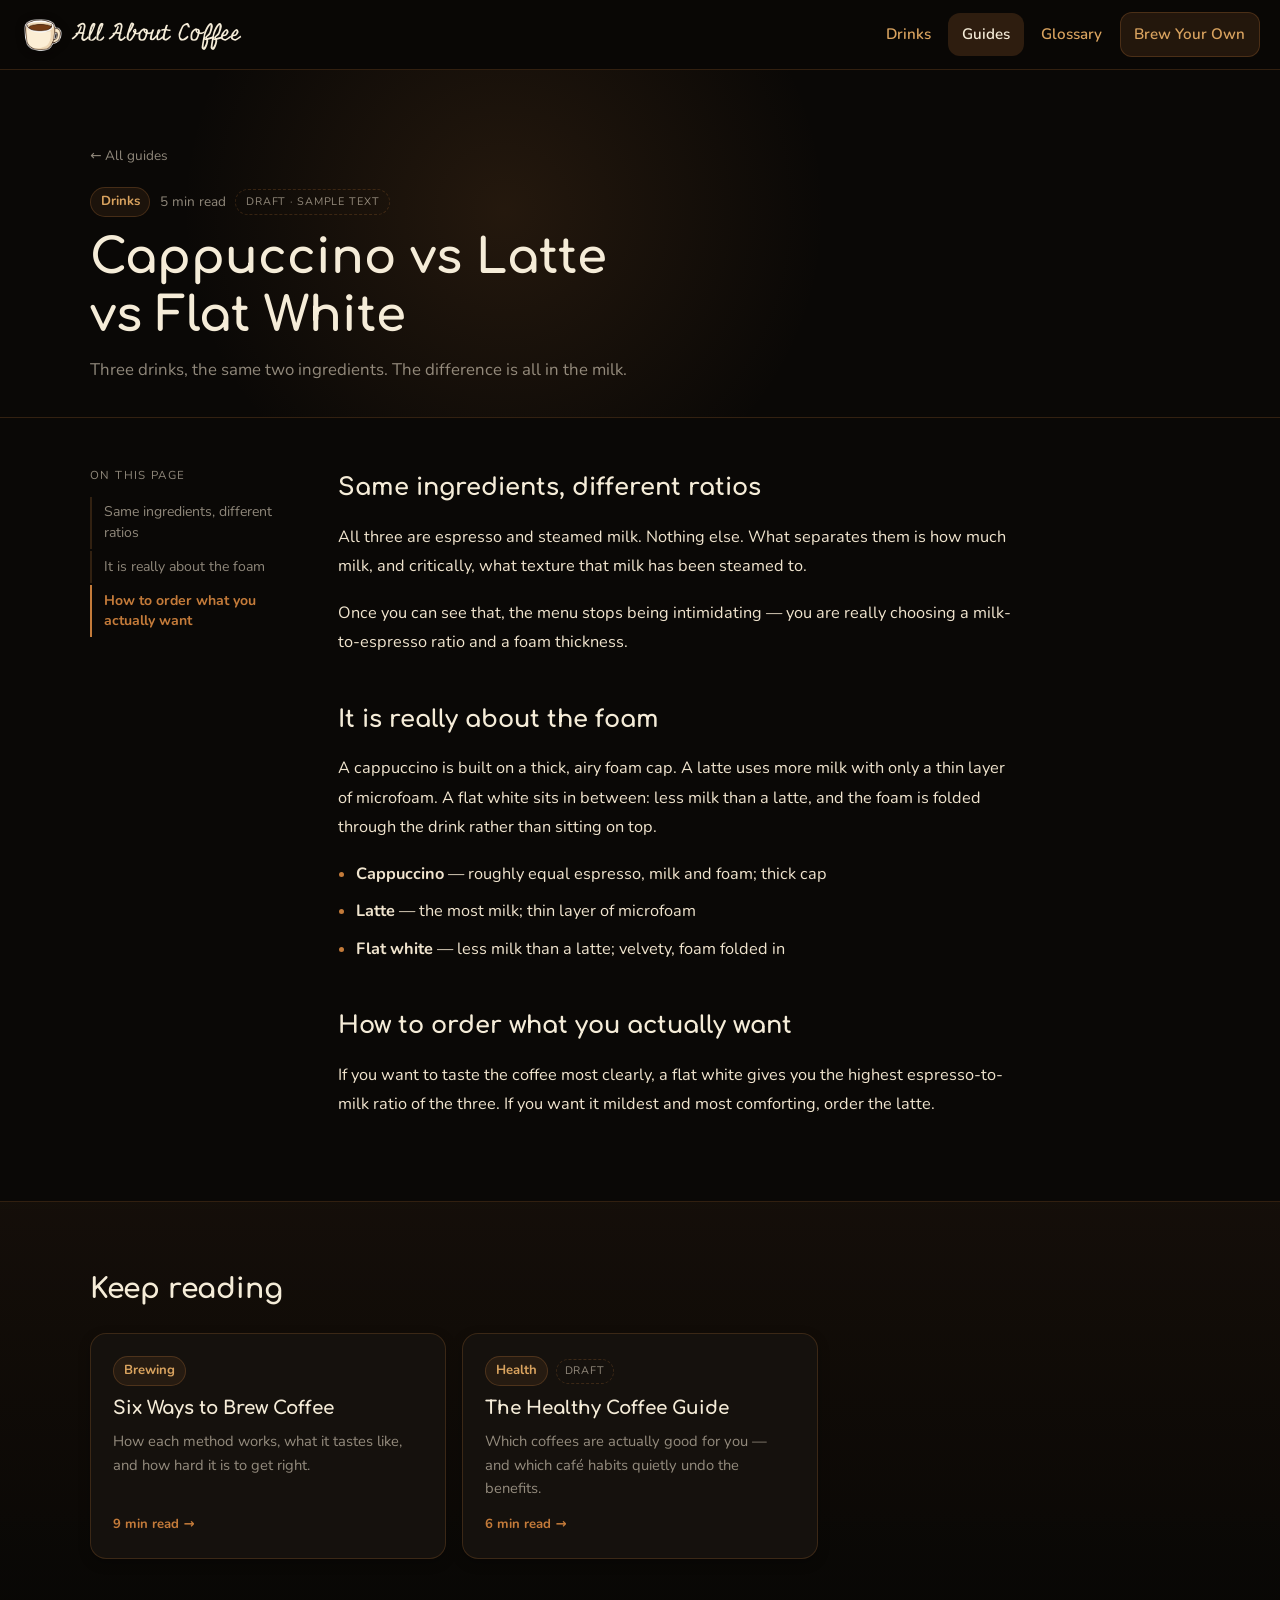
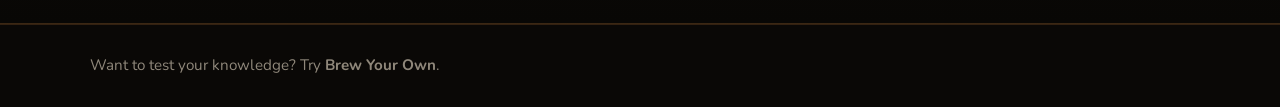
<file: guides/cappuccino-latte-flat-white.html>
<!DOCTYPE html>
<html lang="en">
<head>
  <meta charset="UTF-8" />
  <meta name="viewport" content="width=device-width, initial-scale=1.0" />
  <meta name="description" content="Three drinks, the same two ingredients. The difference is all in the milk." />
  <link rel="stylesheet" href="../styles.css" />
  <script src="../articles.js" defer></script>
  <script src="../main.js" defer></script>
  <script src="../article.js" defer></script>
  <title>Cappuccino vs Latte vs Flat White | All About Coffee</title>
</head>
<body>
  <div class="reading-progress" aria-hidden="true"><span id="readingProgress"></span></div>

  <header class="top-nav">
    <a class="brand" href="../index.html#top">
      <img src="../assets/coffee-cup-illustration.png" alt="" class="brand__icon" />
      All About Coffee
    </a>
    <nav class="nav-links">
      <a href="../index.html#drinks">Drinks</a>
      <a href="../guides.html" class="active">Guides</a>
      <a href="../glossary.html">Glossary</a>
      <a class="game-link" href="../brew.html">Brew Your Own</a>
    </nav>
  </header>

  <main data-page="article" data-slug="cappuccino-latte-flat-white">

    <div class="article-hero">
      <div class="container">
        <a class="article-back" href="../guides.html">&larr; All guides</a>
        <div class="article-hero__meta">
          <span class="chip">Drinks</span>
          <span class="article-hero__time">5 min read</span>
          <span class="article-hero__draft">Draft &middot; sample text</span>
        </div>
        <h1 class="article-hero__title">Cappuccino vs Latte vs Flat White</h1>
        <p class="article-hero__dek">Three drinks, the same two ingredients. The difference is all in the milk.</p>
      </div>
    </div>

    <div class="container article-layout">
      <aside class="article-aside">
        <nav class="article-toc" aria-label="On this page">
          <p class="article-toc__label">On this page</p>
          <ul id="articleToc"></ul>
        </nav>
      </aside>

      <article class="article-body">
        <!-- ============================================================
             SAMPLE TEXT - replace with your own writing.
             Structure to keep: each <h2> becomes a table-of-contents
             entry automatically, so just add/rename <h2> sections.
             When this article is finished, set draft: false in
             articles.js to remove the "Draft" badges.
             ============================================================ -->
        <h2>Same ingredients, different ratios</h2>
        <p>All three are espresso and steamed milk. Nothing else. What separates them is how much milk, and critically, what texture that milk has been steamed to.</p>
        <p>Once you can see that, the menu stops being intimidating — you are really choosing a milk-to-espresso ratio and a foam thickness.</p>

        <h2>It is really about the foam</h2>
        <p>A cappuccino is built on a thick, airy foam cap. A latte uses more milk with only a thin layer of microfoam. A flat white sits in between: less milk than a latte, and the foam is folded through the drink rather than sitting on top.</p>
        <ul class="article-list">
          <li><strong>Cappuccino</strong> — roughly equal espresso, milk and foam; thick cap</li>
          <li><strong>Latte</strong> — the most milk; thin layer of microfoam</li>
          <li><strong>Flat white</strong> — less milk than a latte; velvety, foam folded in</li>
        </ul>

        <h2>How to order what you actually want</h2>
        <p>If you want to taste the coffee most clearly, a flat white gives you the highest espresso-to-milk ratio of the three. If you want it mildest and most comforting, order the latte.</p>
      </article>
    </div>

    <section class="section section--alt">
      <div class="container">
        <div class="section-head reveal">
          <h2>Keep reading</h2>
        </div>
        <div class="guide-grid" id="relatedGrid"></div>
      </div>
    </section>

  </main>

  <footer class="footer">
    <div class="container">
      Want to test your knowledge? Try <a href="../brew.html"><strong>Brew Your Own</strong></a>.
    </div>
  </footer>
</body>
</html>
</file>
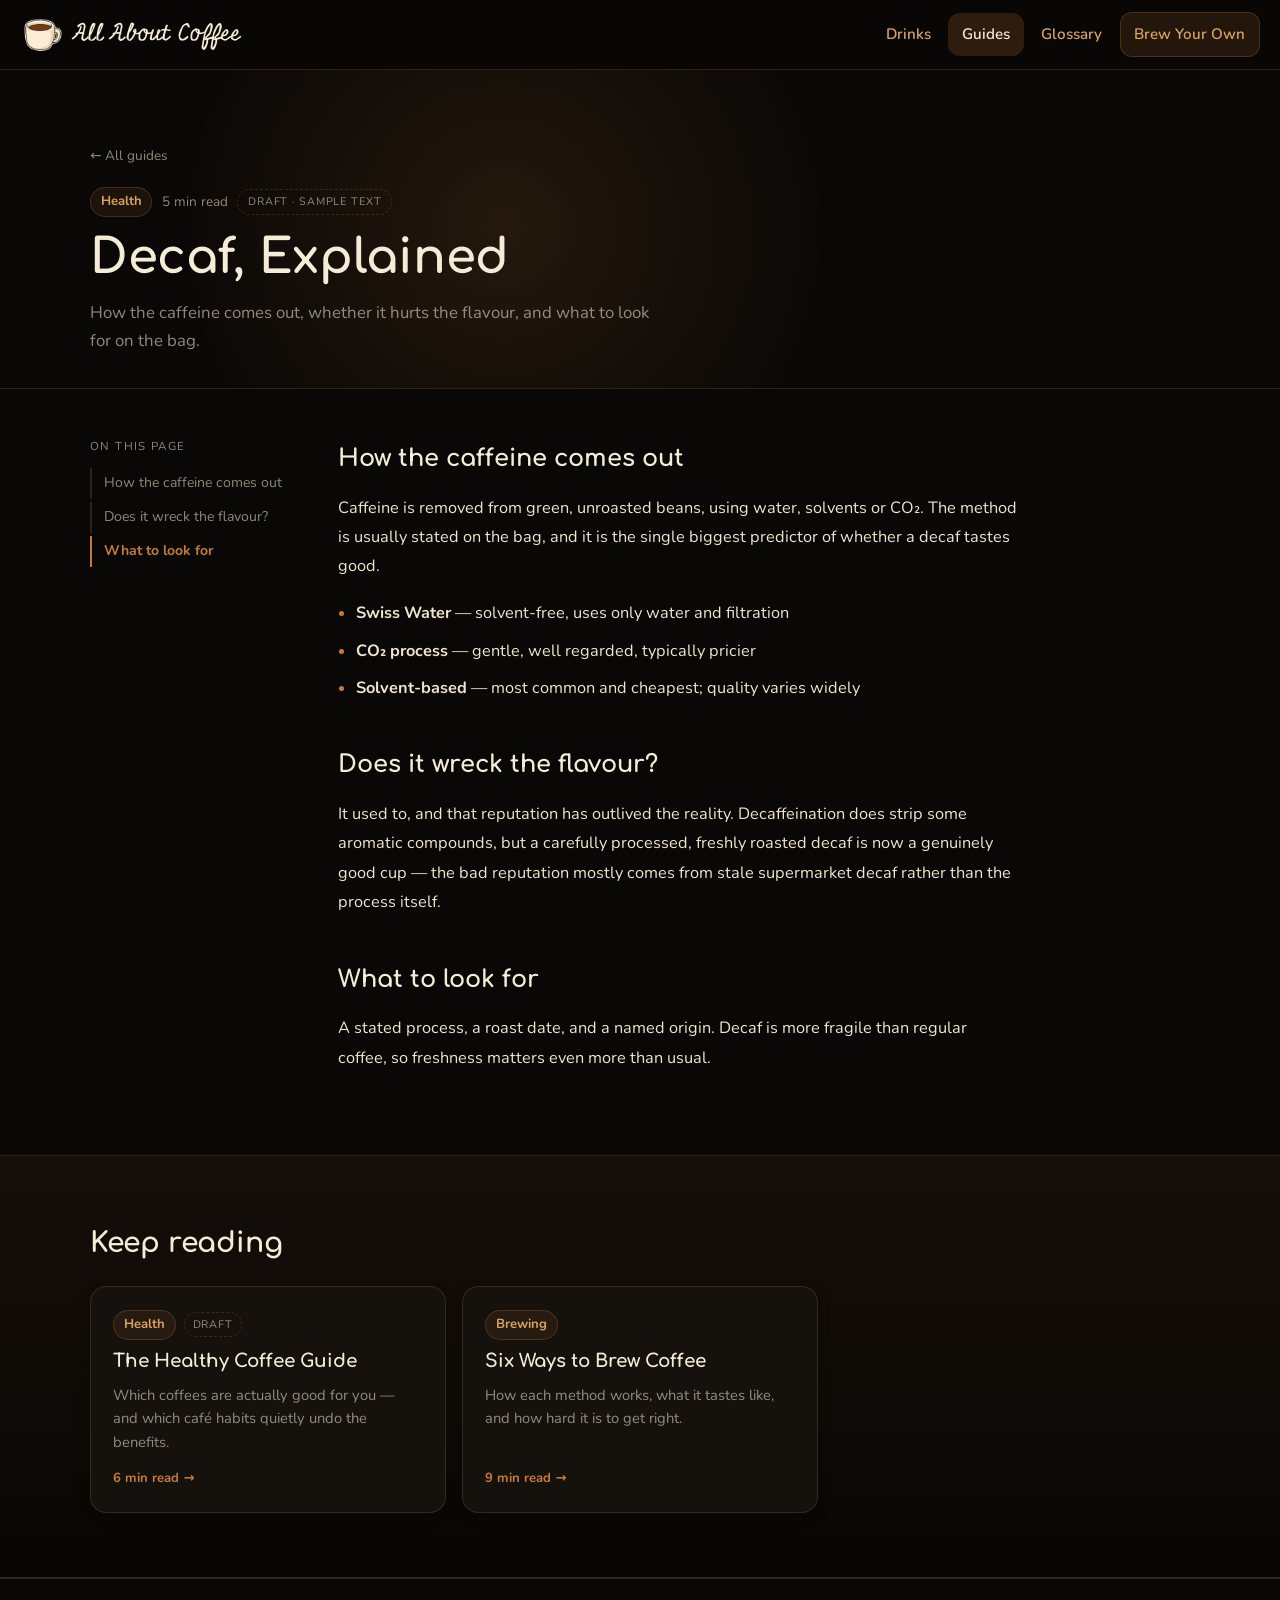
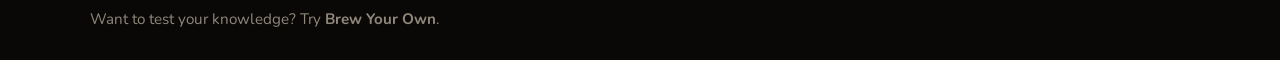
<file: guides/decaf.html>
<!DOCTYPE html>
<html lang="en">
<head>
  <meta charset="UTF-8" />
  <meta name="viewport" content="width=device-width, initial-scale=1.0" />
  <meta name="description" content="How the caffeine comes out, whether it hurts the flavour, and what to look for on the bag." />
  <link rel="stylesheet" href="../styles.css" />
  <script src="../articles.js" defer></script>
  <script src="../main.js" defer></script>
  <script src="../article.js" defer></script>
  <title>Decaf, Explained | All About Coffee</title>
</head>
<body>
  <div class="reading-progress" aria-hidden="true"><span id="readingProgress"></span></div>

  <header class="top-nav">
    <a class="brand" href="../index.html#top">
      <img src="../assets/coffee-cup-illustration.png" alt="" class="brand__icon" />
      All About Coffee
    </a>
    <nav class="nav-links">
      <a href="../index.html#drinks">Drinks</a>
      <a href="../guides.html" class="active">Guides</a>
      <a href="../glossary.html">Glossary</a>
      <a class="game-link" href="../brew.html">Brew Your Own</a>
    </nav>
  </header>

  <main data-page="article" data-slug="decaf">

    <div class="article-hero">
      <div class="container">
        <a class="article-back" href="../guides.html">&larr; All guides</a>
        <div class="article-hero__meta">
          <span class="chip">Health</span>
          <span class="article-hero__time">5 min read</span>
          <span class="article-hero__draft">Draft &middot; sample text</span>
        </div>
        <h1 class="article-hero__title">Decaf, Explained</h1>
        <p class="article-hero__dek">How the caffeine comes out, whether it hurts the flavour, and what to look for on the bag.</p>
      </div>
    </div>

    <div class="container article-layout">
      <aside class="article-aside">
        <nav class="article-toc" aria-label="On this page">
          <p class="article-toc__label">On this page</p>
          <ul id="articleToc"></ul>
        </nav>
      </aside>

      <article class="article-body">
        <!-- ============================================================
             SAMPLE TEXT - replace with your own writing.
             Structure to keep: each <h2> becomes a table-of-contents
             entry automatically, so just add/rename <h2> sections.
             When this article is finished, set draft: false in
             articles.js to remove the "Draft" badges.
             ============================================================ -->
        <h2>How the caffeine comes out</h2>
        <p>Caffeine is removed from green, unroasted beans, using water, solvents or CO₂. The method is usually stated on the bag, and it is the single biggest predictor of whether a decaf tastes good.</p>
        <ul class="article-list">
          <li><strong>Swiss Water</strong> — solvent-free, uses only water and filtration</li>
          <li><strong>CO₂ process</strong> — gentle, well regarded, typically pricier</li>
          <li><strong>Solvent-based</strong> — most common and cheapest; quality varies widely</li>
        </ul>

        <h2>Does it wreck the flavour?</h2>
        <p>It used to, and that reputation has outlived the reality. Decaffeination does strip some aromatic compounds, but a carefully processed, freshly roasted decaf is now a genuinely good cup — the bad reputation mostly comes from stale supermarket decaf rather than the process itself.</p>

        <h2>What to look for</h2>
        <p>A stated process, a roast date, and a named origin. Decaf is more fragile than regular coffee, so freshness matters even more than usual.</p>
      </article>
    </div>

    <section class="section section--alt">
      <div class="container">
        <div class="section-head reveal">
          <h2>Keep reading</h2>
        </div>
        <div class="guide-grid" id="relatedGrid"></div>
      </div>
    </section>

  </main>

  <footer class="footer">
    <div class="container">
      Want to test your knowledge? Try <a href="../brew.html"><strong>Brew Your Own</strong></a>.
    </div>
  </footer>
</body>
</html>
</file>
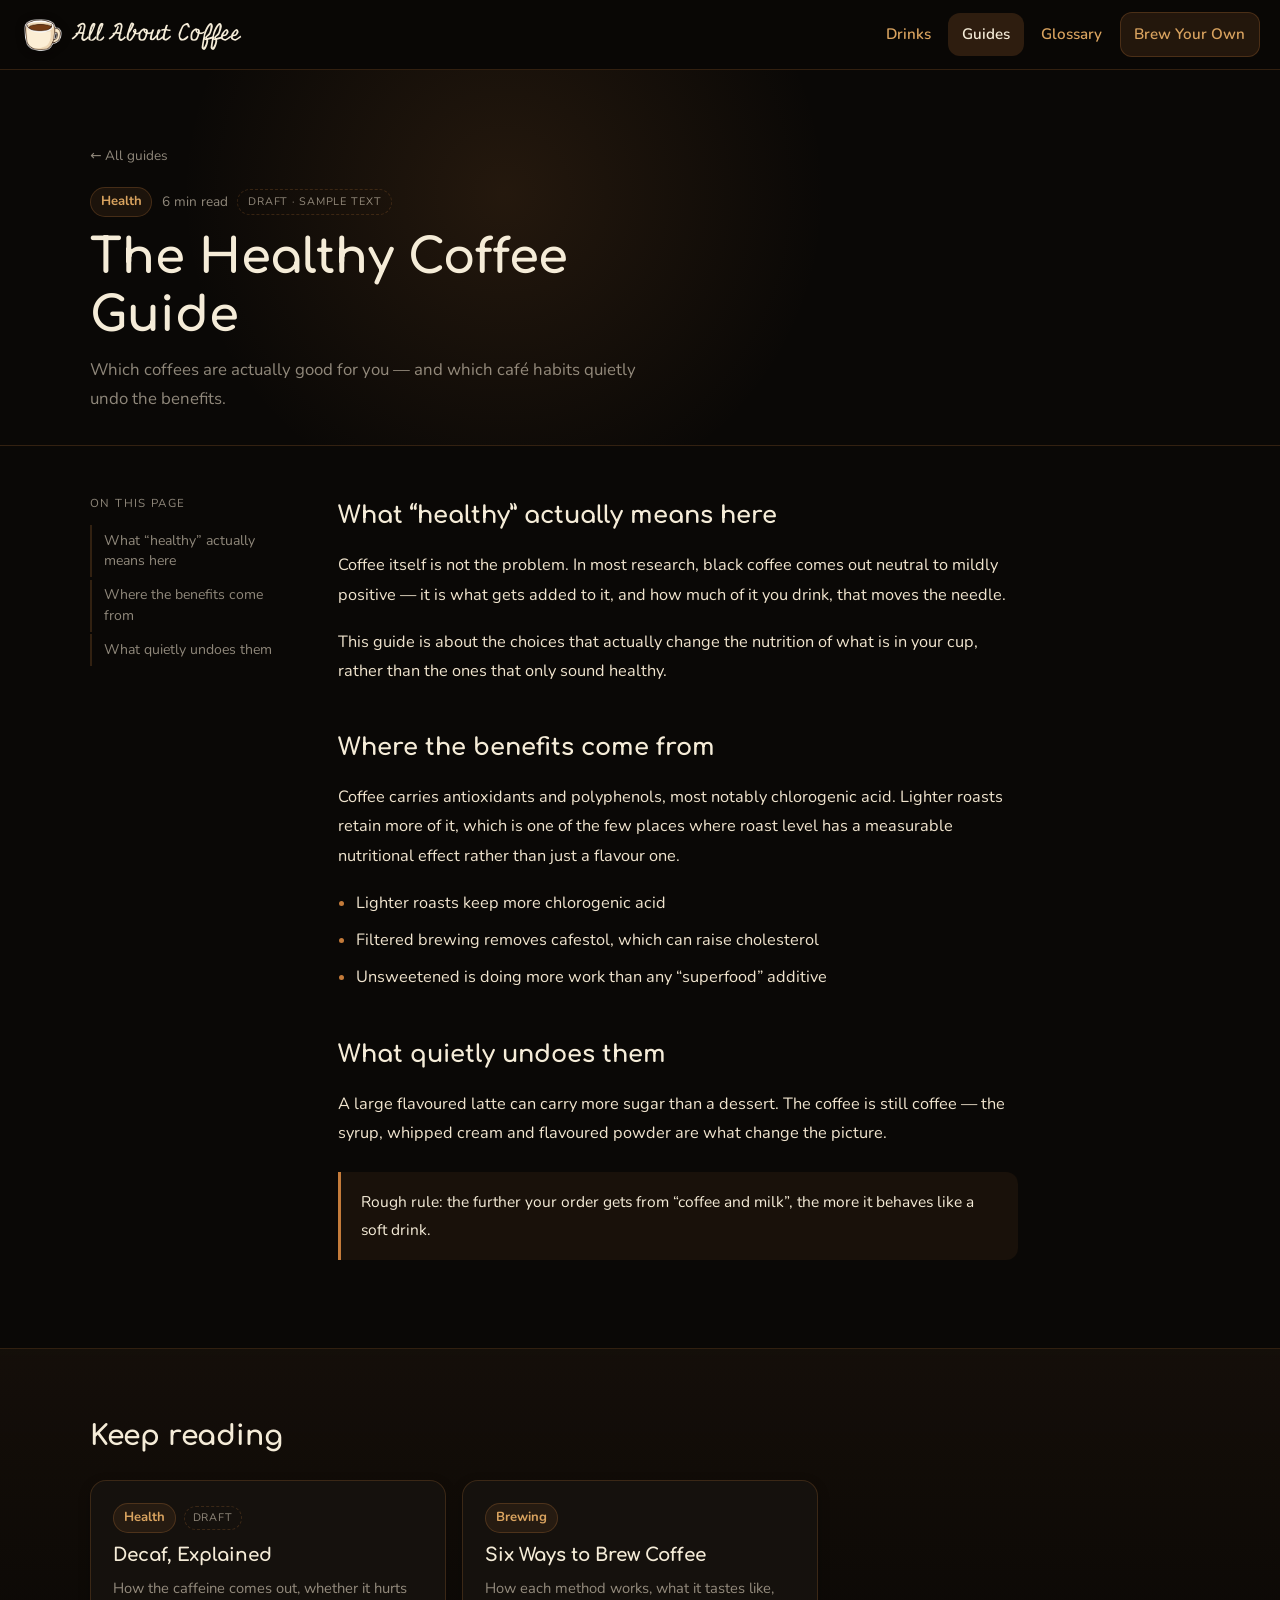
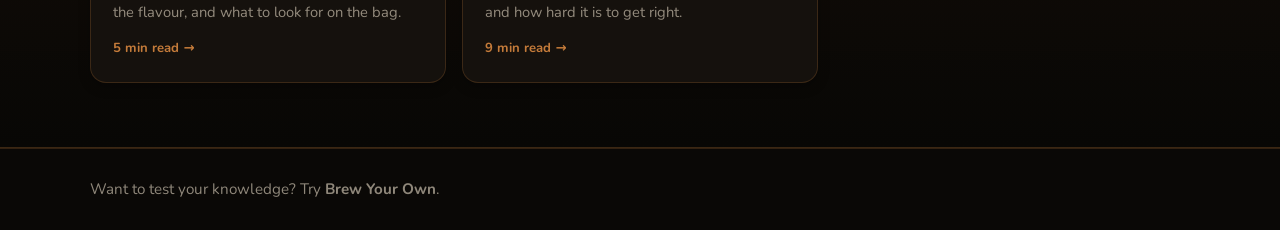
<file: guides/healthy-coffee.html>
<!DOCTYPE html>
<html lang="en">
<head>
  <meta charset="UTF-8" />
  <meta name="viewport" content="width=device-width, initial-scale=1.0" />
  <meta name="description" content="Which coffees are actually good for you — and which café habits quietly undo the benefits." />
  <link rel="stylesheet" href="../styles.css" />
  <script src="../articles.js" defer></script>
  <script src="../main.js" defer></script>
  <script src="../article.js" defer></script>
  <title>The Healthy Coffee Guide | All About Coffee</title>
</head>
<body>
  <div class="reading-progress" aria-hidden="true"><span id="readingProgress"></span></div>

  <header class="top-nav">
    <a class="brand" href="../index.html#top">
      <img src="../assets/coffee-cup-illustration.png" alt="" class="brand__icon" />
      All About Coffee
    </a>
    <nav class="nav-links">
      <a href="../index.html#drinks">Drinks</a>
      <a href="../guides.html" class="active">Guides</a>
      <a href="../glossary.html">Glossary</a>
      <a class="game-link" href="../brew.html">Brew Your Own</a>
    </nav>
  </header>

  <main data-page="article" data-slug="healthy-coffee">

    <div class="article-hero">
      <div class="container">
        <a class="article-back" href="../guides.html">&larr; All guides</a>
        <div class="article-hero__meta">
          <span class="chip">Health</span>
          <span class="article-hero__time">6 min read</span>
          <span class="article-hero__draft">Draft &middot; sample text</span>
        </div>
        <h1 class="article-hero__title">The Healthy Coffee Guide</h1>
        <p class="article-hero__dek">Which coffees are actually good for you — and which café habits quietly undo the benefits.</p>
      </div>
    </div>

    <div class="container article-layout">
      <aside class="article-aside">
        <nav class="article-toc" aria-label="On this page">
          <p class="article-toc__label">On this page</p>
          <ul id="articleToc"></ul>
        </nav>
      </aside>

      <article class="article-body">
        <!-- ============================================================
             SAMPLE TEXT - replace with your own writing.
             Structure to keep: each <h2> becomes a table-of-contents
             entry automatically, so just add/rename <h2> sections.
             When this article is finished, set draft: false in
             articles.js to remove the "Draft" badges.
             ============================================================ -->
        <h2>What “healthy” actually means here</h2>
        <p>Coffee itself is not the problem. In most research, black coffee comes out neutral to mildly positive — it is what gets added to it, and how much of it you drink, that moves the needle.</p>
        <p>This guide is about the choices that actually change the nutrition of what is in your cup, rather than the ones that only sound healthy.</p>

        <h2>Where the benefits come from</h2>
        <p>Coffee carries antioxidants and polyphenols, most notably chlorogenic acid. Lighter roasts retain more of it, which is one of the few places where roast level has a measurable nutritional effect rather than just a flavour one.</p>
        <ul class="article-list">
          <li>Lighter roasts keep more chlorogenic acid</li>
          <li>Filtered brewing removes cafestol, which can raise cholesterol</li>
          <li>Unsweetened is doing more work than any “superfood” additive</li>
        </ul>

        <h2>What quietly undoes them</h2>
        <p>A large flavoured latte can carry more sugar than a dessert. The coffee is still coffee — the syrup, whipped cream and flavoured powder are what change the picture.</p>
        <aside class="article-callout"><p>Rough rule: the further your order gets from “coffee and milk”, the more it behaves like a soft drink.</p></aside>
      </article>
    </div>

    <section class="section section--alt">
      <div class="container">
        <div class="section-head reveal">
          <h2>Keep reading</h2>
        </div>
        <div class="guide-grid" id="relatedGrid"></div>
      </div>
    </section>

  </main>

  <footer class="footer">
    <div class="container">
      Want to test your knowledge? Try <a href="../brew.html"><strong>Brew Your Own</strong></a>.
    </div>
  </footer>
</body>
</html>
</file>
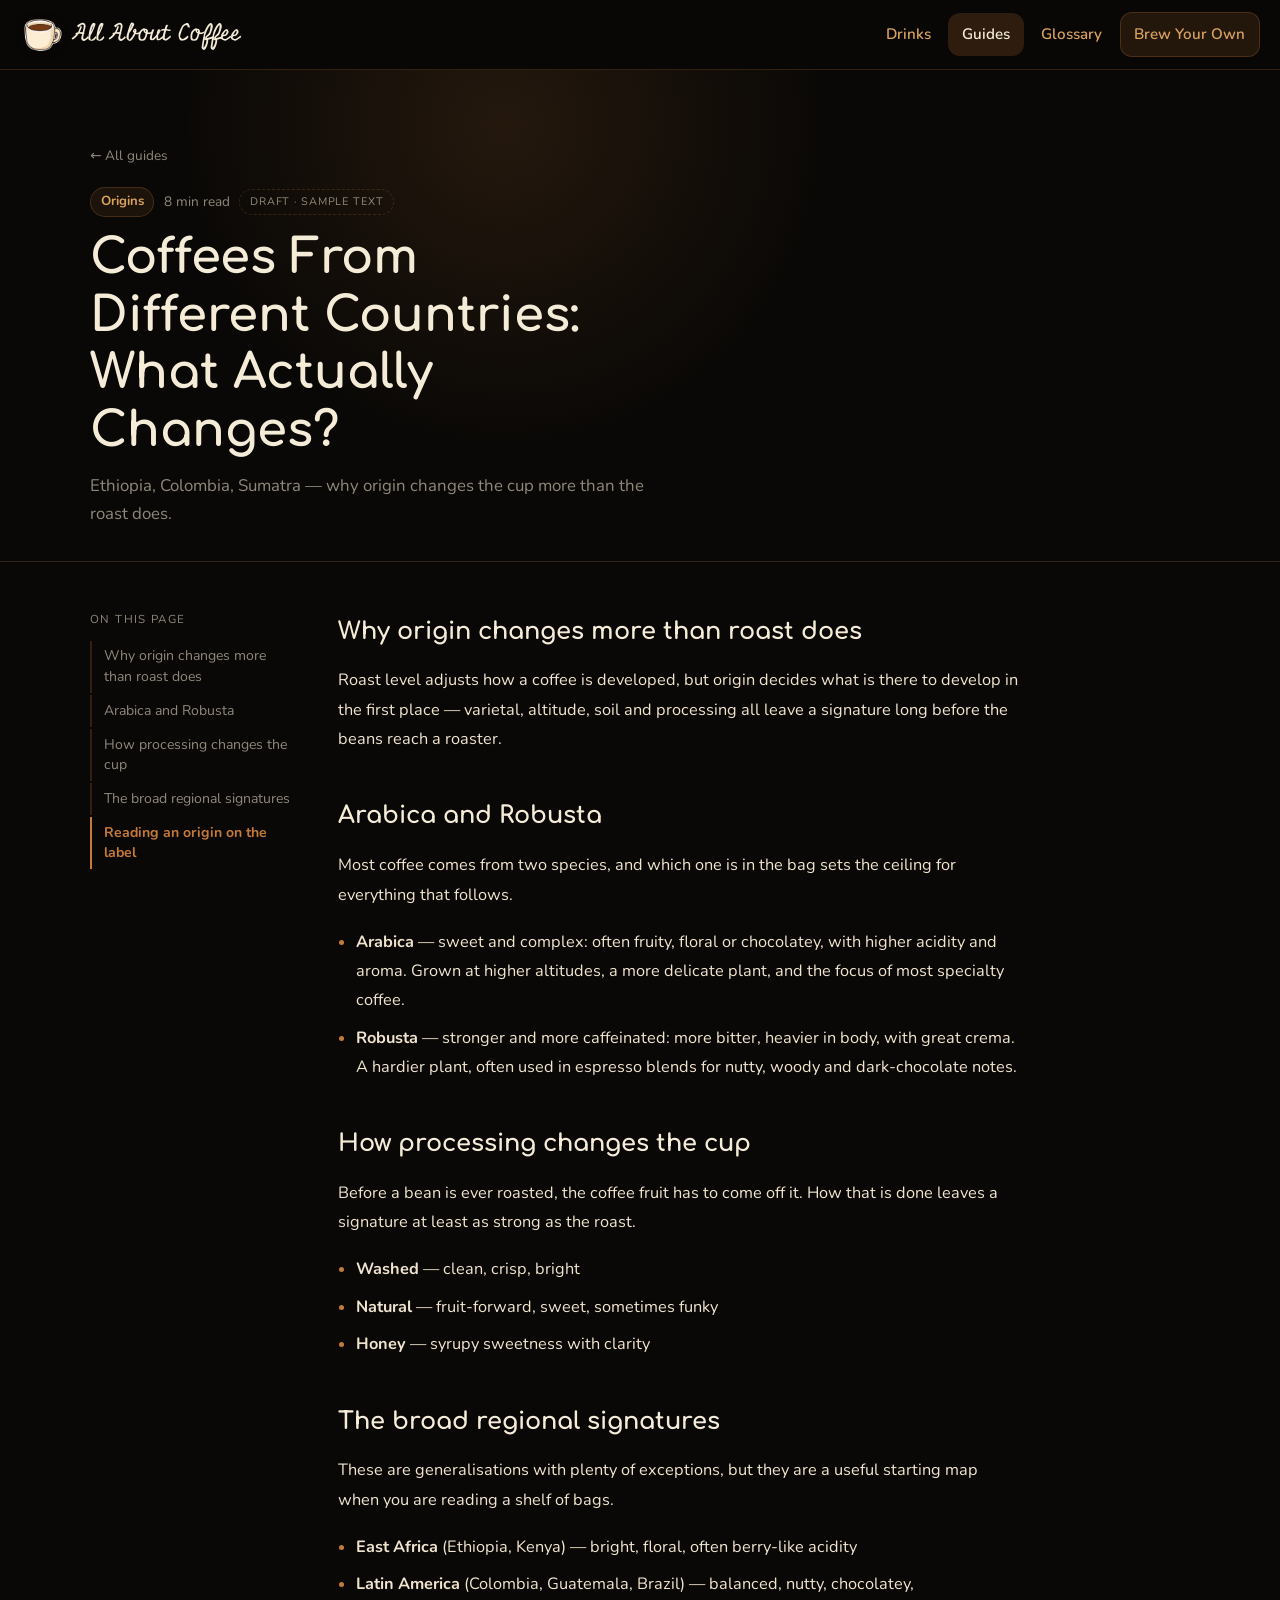
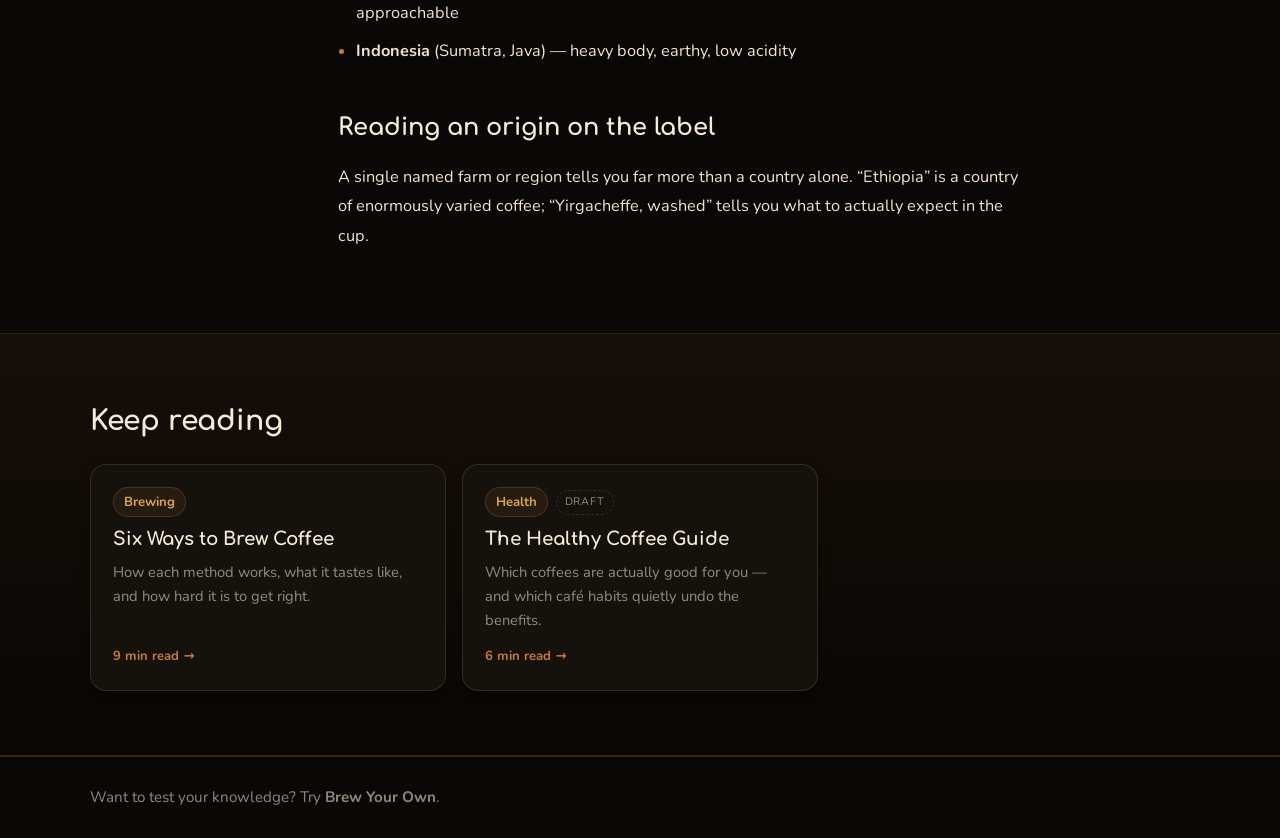
<file: guides/origins.html>
<!DOCTYPE html>
<html lang="en">
<head>
  <meta charset="UTF-8" />
  <meta name="viewport" content="width=device-width, initial-scale=1.0" />
  <meta name="description" content="Ethiopia, Colombia, Sumatra — why origin changes the cup more than the roast does." />
  <link rel="stylesheet" href="../styles.css" />
  <script src="../articles.js" defer></script>
  <script src="../main.js" defer></script>
  <script src="../article.js" defer></script>
  <title>Coffees From Different Countries: What Actually Changes? | All About Coffee</title>
</head>
<body>
  <div class="reading-progress" aria-hidden="true"><span id="readingProgress"></span></div>

  <header class="top-nav">
    <a class="brand" href="../index.html#top">
      <img src="../assets/coffee-cup-illustration.png" alt="" class="brand__icon" />
      All About Coffee
    </a>
    <nav class="nav-links">
      <a href="../index.html#drinks">Drinks</a>
      <a href="../guides.html" class="active">Guides</a>
      <a href="../glossary.html">Glossary</a>
      <a class="game-link" href="../brew.html">Brew Your Own</a>
    </nav>
  </header>

  <main data-page="article" data-slug="origins">

    <div class="article-hero">
      <div class="container">
        <a class="article-back" href="../guides.html">&larr; All guides</a>
        <div class="article-hero__meta">
          <span class="chip">Origins</span>
          <span class="article-hero__time">8 min read</span>
          <span class="article-hero__draft">Draft &middot; sample text</span>
        </div>
        <h1 class="article-hero__title">Coffees From Different Countries: What Actually Changes?</h1>
        <p class="article-hero__dek">Ethiopia, Colombia, Sumatra — why origin changes the cup more than the roast does.</p>
      </div>
    </div>

    <div class="container article-layout">
      <aside class="article-aside">
        <nav class="article-toc" aria-label="On this page">
          <p class="article-toc__label">On this page</p>
          <ul id="articleToc"></ul>
        </nav>
      </aside>

      <article class="article-body">
        <!-- ============================================================
             SAMPLE TEXT - replace with your own writing.
             Structure to keep: each <h2> becomes a table-of-contents
             entry automatically, so just add/rename <h2> sections.
             When this article is finished, set draft: false in
             articles.js to remove the "Draft" badges.
             ============================================================ -->
        <h2>Why origin changes more than roast does</h2>
        <p>Roast level adjusts how a coffee is developed, but origin decides what is there to develop in the first place — varietal, altitude, soil and processing all leave a signature long before the beans reach a roaster.</p>

        <h2>Arabica and Robusta</h2>
        <p>Most coffee comes from two species, and which one is in the bag sets the ceiling for everything that follows.</p>
        <ul class="article-list">
          <li><strong>Arabica</strong> — sweet and complex: often fruity, floral or chocolatey, with higher acidity and aroma. Grown at higher altitudes, a more delicate plant, and the focus of most specialty coffee.</li>
          <li><strong>Robusta</strong> — stronger and more caffeinated: more bitter, heavier in body, with great crema. A hardier plant, often used in espresso blends for nutty, woody and dark-chocolate notes.</li>
        </ul>

        <h2>How processing changes the cup</h2>
        <p>Before a bean is ever roasted, the coffee fruit has to come off it. How that is done leaves a signature at least as strong as the roast.</p>
        <ul class="article-list">
          <li><strong>Washed</strong> — clean, crisp, bright</li>
          <li><strong>Natural</strong> — fruit-forward, sweet, sometimes funky</li>
          <li><strong>Honey</strong> — syrupy sweetness with clarity</li>
        </ul>

        <h2>The broad regional signatures</h2>
        <p>These are generalisations with plenty of exceptions, but they are a useful starting map when you are reading a shelf of bags.</p>
        <ul class="article-list">
          <li><strong>East Africa</strong> (Ethiopia, Kenya) — bright, floral, often berry-like acidity</li>
          <li><strong>Latin America</strong> (Colombia, Guatemala, Brazil) — balanced, nutty, chocolatey, approachable</li>
          <li><strong>Indonesia</strong> (Sumatra, Java) — heavy body, earthy, low acidity</li>
        </ul>

        <h2>Reading an origin on the label</h2>
        <p>A single named farm or region tells you far more than a country alone. “Ethiopia” is a country of enormously varied coffee; “Yirgacheffe, washed” tells you what to actually expect in the cup.</p>
      </article>
    </div>

    <section class="section section--alt">
      <div class="container">
        <div class="section-head reveal">
          <h2>Keep reading</h2>
        </div>
        <div class="guide-grid" id="relatedGrid"></div>
      </div>
    </section>

  </main>

  <footer class="footer">
    <div class="container">
      Want to test your knowledge? Try <a href="../brew.html"><strong>Brew Your Own</strong></a>.
    </div>
  </footer>
</body>
</html>
</file>
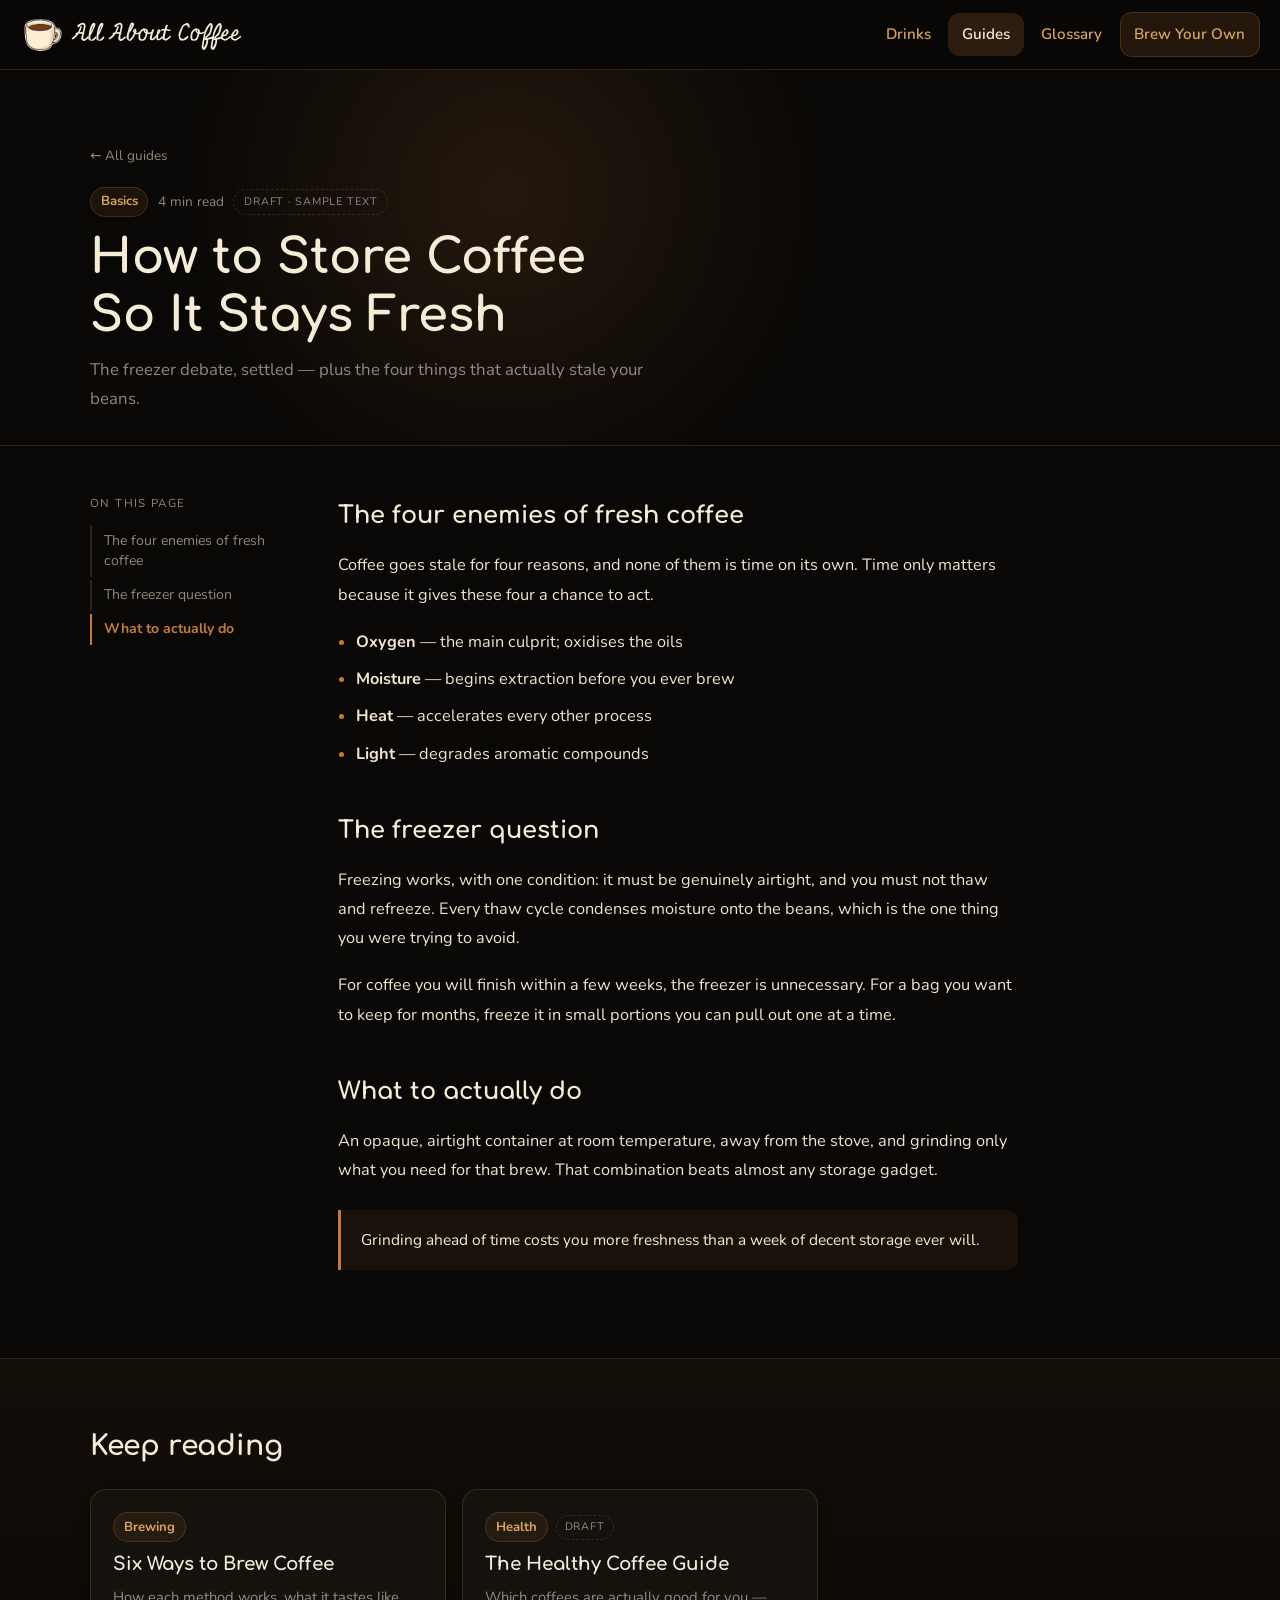
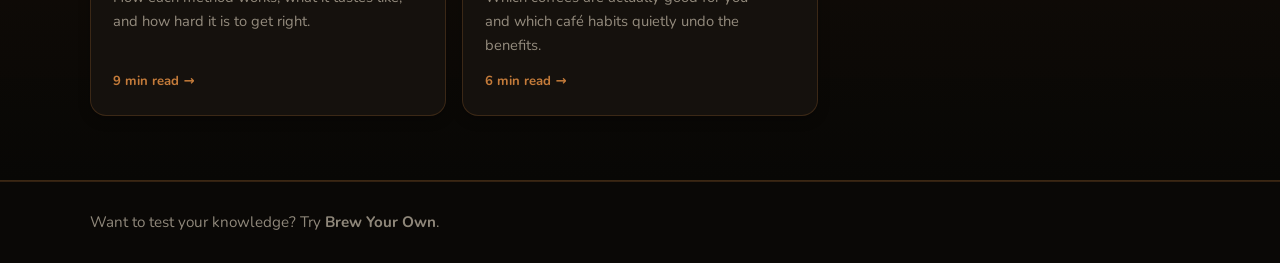
<file: guides/storing-coffee.html>
<!DOCTYPE html>
<html lang="en">
<head>
  <meta charset="UTF-8" />
  <meta name="viewport" content="width=device-width, initial-scale=1.0" />
  <meta name="description" content="The freezer debate, settled — plus the four things that actually stale your beans." />
  <link rel="stylesheet" href="../styles.css" />
  <script src="../articles.js" defer></script>
  <script src="../main.js" defer></script>
  <script src="../article.js" defer></script>
  <title>How to Store Coffee So It Stays Fresh | All About Coffee</title>
</head>
<body>
  <div class="reading-progress" aria-hidden="true"><span id="readingProgress"></span></div>

  <header class="top-nav">
    <a class="brand" href="../index.html#top">
      <img src="../assets/coffee-cup-illustration.png" alt="" class="brand__icon" />
      All About Coffee
    </a>
    <nav class="nav-links">
      <a href="../index.html#drinks">Drinks</a>
      <a href="../guides.html" class="active">Guides</a>
      <a href="../glossary.html">Glossary</a>
      <a class="game-link" href="../brew.html">Brew Your Own</a>
    </nav>
  </header>

  <main data-page="article" data-slug="storing-coffee">

    <div class="article-hero">
      <div class="container">
        <a class="article-back" href="../guides.html">&larr; All guides</a>
        <div class="article-hero__meta">
          <span class="chip">Basics</span>
          <span class="article-hero__time">4 min read</span>
          <span class="article-hero__draft">Draft &middot; sample text</span>
        </div>
        <h1 class="article-hero__title">How to Store Coffee So It Stays Fresh</h1>
        <p class="article-hero__dek">The freezer debate, settled — plus the four things that actually stale your beans.</p>
      </div>
    </div>

    <div class="container article-layout">
      <aside class="article-aside">
        <nav class="article-toc" aria-label="On this page">
          <p class="article-toc__label">On this page</p>
          <ul id="articleToc"></ul>
        </nav>
      </aside>

      <article class="article-body">
        <!-- ============================================================
             SAMPLE TEXT - replace with your own writing.
             Structure to keep: each <h2> becomes a table-of-contents
             entry automatically, so just add/rename <h2> sections.
             When this article is finished, set draft: false in
             articles.js to remove the "Draft" badges.
             ============================================================ -->
        <h2>The four enemies of fresh coffee</h2>
        <p>Coffee goes stale for four reasons, and none of them is time on its own. Time only matters because it gives these four a chance to act.</p>
        <ul class="article-list">
          <li><strong>Oxygen</strong> — the main culprit; oxidises the oils</li>
          <li><strong>Moisture</strong> — begins extraction before you ever brew</li>
          <li><strong>Heat</strong> — accelerates every other process</li>
          <li><strong>Light</strong> — degrades aromatic compounds</li>
        </ul>

        <h2>The freezer question</h2>
        <p>Freezing works, with one condition: it must be genuinely airtight, and you must not thaw and refreeze. Every thaw cycle condenses moisture onto the beans, which is the one thing you were trying to avoid.</p>
        <p>For coffee you will finish within a few weeks, the freezer is unnecessary. For a bag you want to keep for months, freeze it in small portions you can pull out one at a time.</p>

        <h2>What to actually do</h2>
        <p>An opaque, airtight container at room temperature, away from the stove, and grinding only what you need for that brew. That combination beats almost any storage gadget.</p>
        <aside class="article-callout"><p>Grinding ahead of time costs you more freshness than a week of decent storage ever will.</p></aside>
      </article>
    </div>

    <section class="section section--alt">
      <div class="container">
        <div class="section-head reveal">
          <h2>Keep reading</h2>
        </div>
        <div class="guide-grid" id="relatedGrid"></div>
      </div>
    </section>

  </main>

  <footer class="footer">
    <div class="container">
      Want to test your knowledge? Try <a href="../brew.html"><strong>Brew Your Own</strong></a>.
    </div>
  </footer>
</body>
</html>
</file>
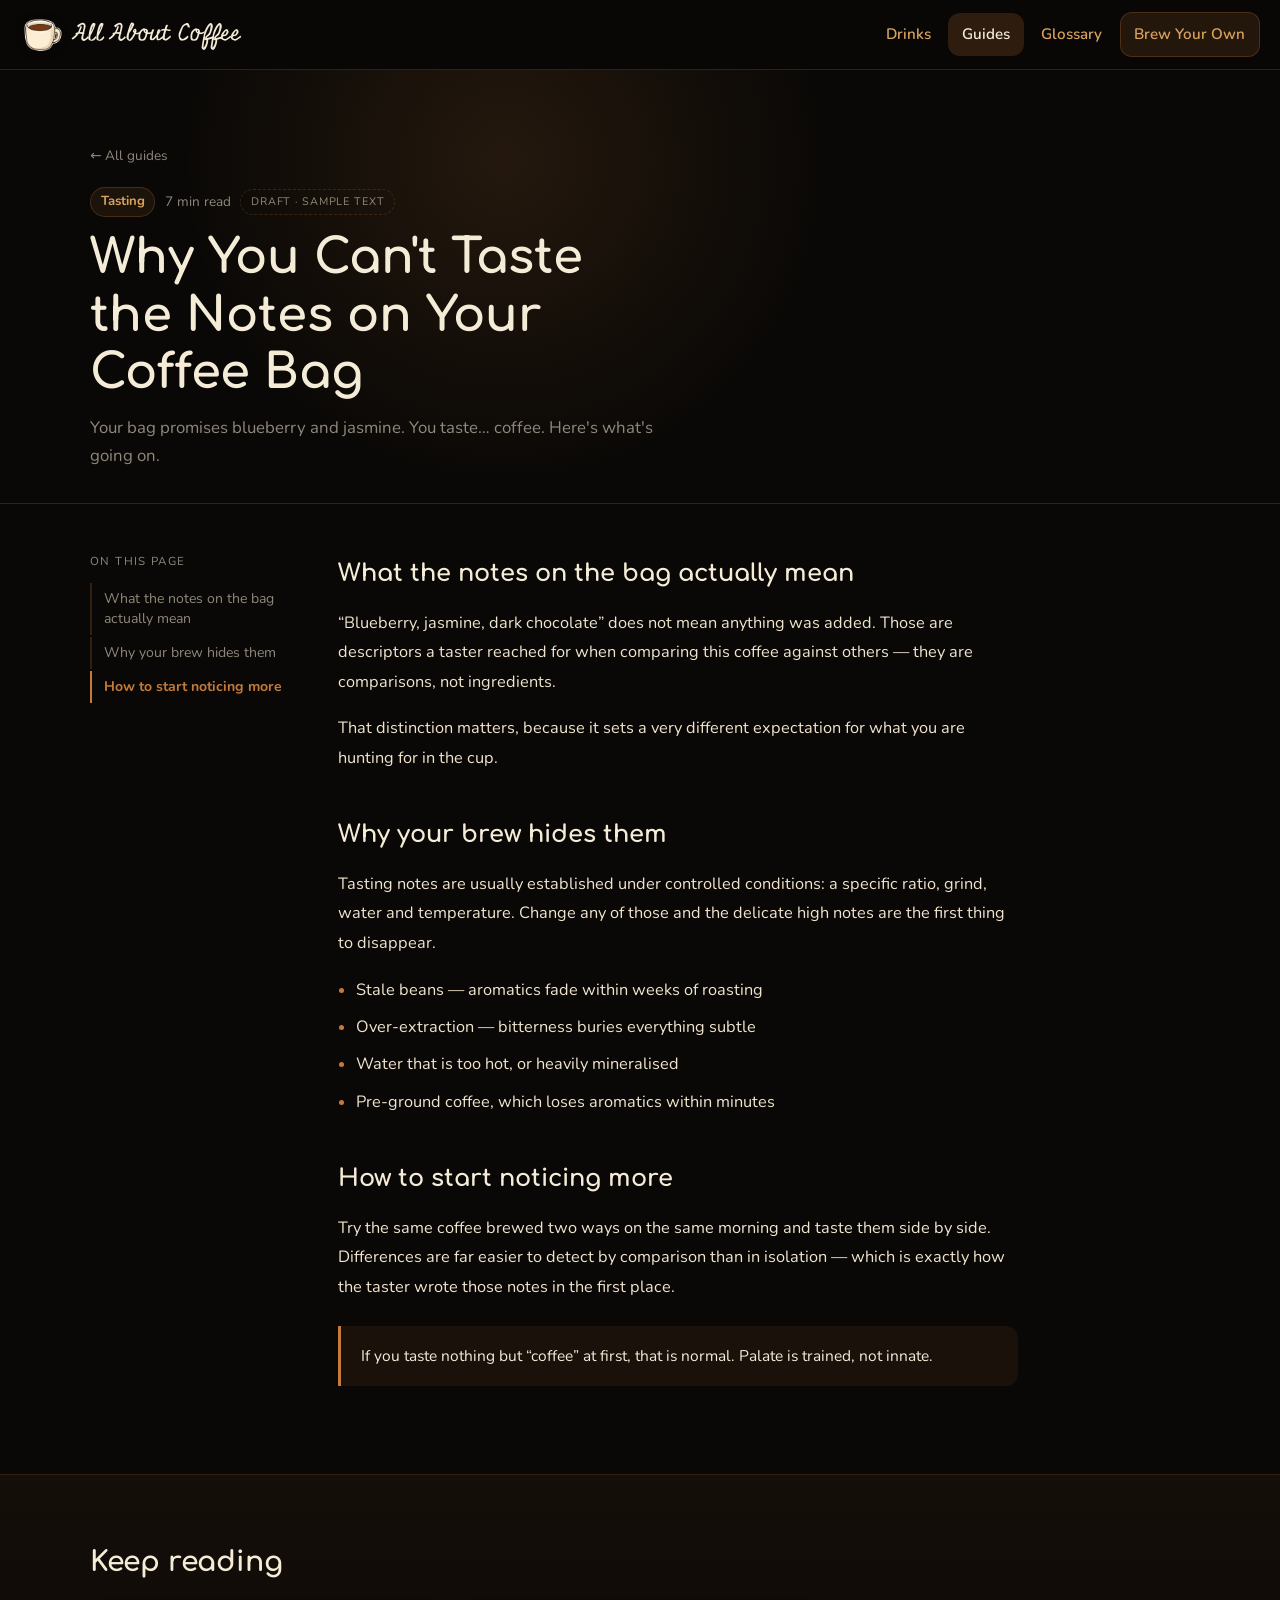
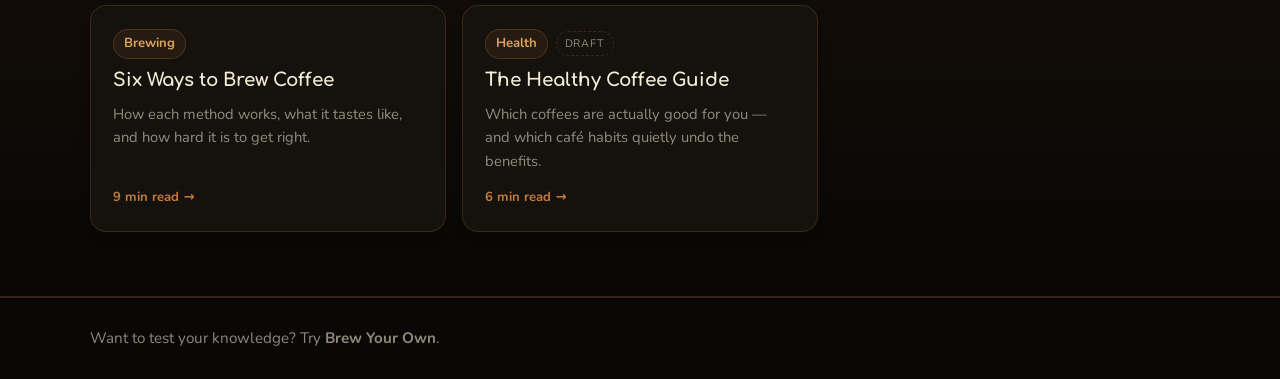
<file: guides/tasting-notes.html>
<!DOCTYPE html>
<html lang="en">
<head>
  <meta charset="UTF-8" />
  <meta name="viewport" content="width=device-width, initial-scale=1.0" />
  <meta name="description" content="Your bag promises blueberry and jasmine. You taste… coffee. Here's what's going on." />
  <link rel="stylesheet" href="../styles.css" />
  <script src="../articles.js" defer></script>
  <script src="../main.js" defer></script>
  <script src="../article.js" defer></script>
  <title>Why You Can't Taste the Notes on Your Coffee Bag | All About Coffee</title>
</head>
<body>
  <div class="reading-progress" aria-hidden="true"><span id="readingProgress"></span></div>

  <header class="top-nav">
    <a class="brand" href="../index.html#top">
      <img src="../assets/coffee-cup-illustration.png" alt="" class="brand__icon" />
      All About Coffee
    </a>
    <nav class="nav-links">
      <a href="../index.html#drinks">Drinks</a>
      <a href="../guides.html" class="active">Guides</a>
      <a href="../glossary.html">Glossary</a>
      <a class="game-link" href="../brew.html">Brew Your Own</a>
    </nav>
  </header>

  <main data-page="article" data-slug="tasting-notes">

    <div class="article-hero">
      <div class="container">
        <a class="article-back" href="../guides.html">&larr; All guides</a>
        <div class="article-hero__meta">
          <span class="chip">Tasting</span>
          <span class="article-hero__time">7 min read</span>
          <span class="article-hero__draft">Draft &middot; sample text</span>
        </div>
        <h1 class="article-hero__title">Why You Can't Taste the Notes on Your Coffee Bag</h1>
        <p class="article-hero__dek">Your bag promises blueberry and jasmine. You taste… coffee. Here's what's going on.</p>
      </div>
    </div>

    <div class="container article-layout">
      <aside class="article-aside">
        <nav class="article-toc" aria-label="On this page">
          <p class="article-toc__label">On this page</p>
          <ul id="articleToc"></ul>
        </nav>
      </aside>

      <article class="article-body">
        <!-- ============================================================
             SAMPLE TEXT - replace with your own writing.
             Structure to keep: each <h2> becomes a table-of-contents
             entry automatically, so just add/rename <h2> sections.
             When this article is finished, set draft: false in
             articles.js to remove the "Draft" badges.
             ============================================================ -->
        <h2>What the notes on the bag actually mean</h2>
        <p>“Blueberry, jasmine, dark chocolate” does not mean anything was added. Those are descriptors a taster reached for when comparing this coffee against others — they are comparisons, not ingredients.</p>
        <p>That distinction matters, because it sets a very different expectation for what you are hunting for in the cup.</p>

        <h2>Why your brew hides them</h2>
        <p>Tasting notes are usually established under controlled conditions: a specific ratio, grind, water and temperature. Change any of those and the delicate high notes are the first thing to disappear.</p>
        <ul class="article-list">
          <li>Stale beans — aromatics fade within weeks of roasting</li>
          <li>Over-extraction — bitterness buries everything subtle</li>
          <li>Water that is too hot, or heavily mineralised</li>
          <li>Pre-ground coffee, which loses aromatics within minutes</li>
        </ul>

        <h2>How to start noticing more</h2>
        <p>Try the same coffee brewed two ways on the same morning and taste them side by side. Differences are far easier to detect by comparison than in isolation — which is exactly how the taster wrote those notes in the first place.</p>
        <aside class="article-callout"><p>If you taste nothing but “coffee” at first, that is normal. Palate is trained, not innate.</p></aside>
      </article>
    </div>

    <section class="section section--alt">
      <div class="container">
        <div class="section-head reveal">
          <h2>Keep reading</h2>
        </div>
        <div class="guide-grid" id="relatedGrid"></div>
      </div>
    </section>

  </main>

  <footer class="footer">
    <div class="container">
      Want to test your knowledge? Try <a href="../brew.html"><strong>Brew Your Own</strong></a>.
    </div>
  </footer>
</body>
</html>
</file>
<file: styles.css>
@import url("https://fonts.googleapis.com/css2?family=Miniver&family=Fraunces:ital,opsz,wght@0,9..144,700;1,9..144,700&family=Comfortaa:wght@600;700&family=Nunito:wght@400;500;600;700&display=swap");

:root{
  --font-heading: "Comfortaa", cursive;
  --font-body: "Nunito", system-ui, sans-serif;

  /* ── Black & gold theme (from the landing portal) ── */
  --bg: #0A0806;
  --surface: #15110D;
  --surface-2: #1D1812;
  --border: rgba(196, 123, 58, 0.22);

  --tint: rgba(196, 123, 58, 0.08);
  --tint-strong: rgba(196, 123, 58, 0.14);
  --accent-soft: rgba(196, 123, 58, 0.14);
  --accent-soft-2: rgba(196, 123, 58, 0.09);

  --text: #F0E4CE;
  --muted: rgba(240, 228, 206, 0.58);

  --coffee-900: #F5ECD8;
  --coffee-700: #D9A35F;   /* light gold for links/nav (was peach-brown) */

  --accent: #C47B3A;

  --shadow-sm: 0 4px 12px rgba(0,0,0,0.28);
  --shadow: 0 12px 36px rgba(0,0,0,0.45);

  --radius: 16px;
  --radius-sm: 12px;
  --container: 1100px;
}

*{ box-sizing: border-box; }
html{ scroll-behavior: smooth; }

body{
  margin: 0;
  font-family: var(--font-body);
  background: var(--bg);
  color: var(--text);
  line-height: 1.65;
  -webkit-font-smoothing: antialiased;
  -moz-osx-font-smoothing: grayscale;
}

a{ color: inherit; text-decoration: none; }

.container{
  width: min(var(--container), calc(100% - 2.5rem));
  margin-inline: auto;
}

/* Make anchor scrolling land nicely below the sticky nav */
section[id]{ scroll-margin-top: 88px; }

/* ---------- Top Nav ---------- */
.top-nav{
  position: sticky;
  top: 0;
  z-index: 50;

  background: rgba(10, 8, 6, 0.86);
  -webkit-backdrop-filter: blur(12px);
  backdrop-filter: blur(12px);
  border-bottom: 1px solid var(--border);

  display: flex;
  align-items: center;
  justify-content: space-between;

  padding: 0.75rem 1.25rem;
}

.brand{
  font-family: "Miniver", cursive;
  font-weight: 400;
  font-size: 1.45rem;
  letter-spacing: 0.3px;
  color: var(--coffee-900);
  display: inline-flex;
  align-items: center;
  gap: 0.5rem;
}

.brand__icon {
  /* wider than tall → object-fit:cover crops the blank top/bottom padding */
  width: 46px;
  height: 37px;
  object-fit: cover;
  object-position: center 46%;
  border-radius: 6px;
  flex-shrink: 0;
  filter: drop-shadow(0 1px 4px rgba(0,0,0,0.30));
}

.nav-links{
  display: flex;
  align-items: center;
  gap: 0.25rem;
  flex-wrap: wrap;
}

.nav-links a{
  font-weight: 600;
  font-size: 0.95rem;
  color: var(--coffee-700);

  padding: 0.55rem 0.85rem;
  border-radius: var(--radius-sm);

  transition: background-color 160ms ease, color 160ms ease, transform 160ms ease;
}

.nav-links a:hover{
  background: rgba(196, 123, 58, 0.14);
  color: var(--coffee-900);
}

.nav-links a.active{
  background: rgba(196, 123, 58, 0.20);
  color: var(--coffee-900);
}

.nav-links a.game-link{
  background: rgba(196, 123, 58, 0.14);
  border: 1px solid rgba(196, 123, 58, 0.25);
}

/* ---------- Hero (parallax) ---------- */
.eyebrow{
  display: inline-block;
  font-weight: 700;
  letter-spacing: 0.12em;
  text-transform: uppercase;
  font-size: 0.78rem;
  color: rgba(196, 123, 58, 0.85);
  margin: 0 0 0.75rem;
}




.button{
  display: inline-flex;
  align-items: center;
  justify-content: center;
  gap: 0.5rem;

  padding: 0.75rem 1.05rem;
  border-radius: var(--radius-sm);
  border: 1px solid transparent;

  background: var(--accent);
  color: #fff;
  font-weight: 700;

  box-shadow: var(--shadow-sm);
  transition: transform 160ms ease, filter 160ms ease;
}

.button:hover{ transform: translateY(-1px); filter: brightness(0.98); }
.button:active{ transform: translateY(0px); }

.button.secondary{
  background: transparent;
  color: var(--coffee-900);
  border-color: rgba(196, 123, 58, 0.35);
  box-shadow: none;
}

/* ---------- Sections ---------- */
.section{
  padding: clamp(2.5rem, 5vw, 4rem) 0;
}

.section--alt{
  background:
    linear-gradient(to bottom, rgba(196,123,58,0.06), rgba(0,0,0,0.18));
  border-top: 1px solid var(--border);
  border-bottom: 1px solid var(--border);
}

.section-head{
  margin-bottom: 1.25rem;
}

.section-head h2{
  font-family: var(--font-heading);
  font-size: clamp(1.6rem, 2.2vw, 2.1rem);
  margin: 0 0 0.35rem;
  color: var(--coffee-900);
}

.section-head p{
  margin: 0;
  color: var(--muted);
  max-width: 78ch;
}

/* Grid + cards */
.grid{
  display: grid;
  grid-template-columns: repeat(12, 1fr);
  gap: 1.15rem;
  margin-top: 1.25rem;
}

.card{
  grid-column: span 6;
  background: var(--surface);
  border: 1px solid var(--border);
  border-radius: var(--radius);
  padding: 1.2rem;
  box-shadow: var(--shadow-sm);
  transition: transform 170ms ease, box-shadow 170ms ease, border-color 170ms ease;
}

.card:hover{
  transform: translateY(-2px);
  box-shadow: var(--shadow);
  border-color: rgba(196,123,58,0.30);
}

.card h3{
  font-family: var(--font-heading);
  margin: 0 0 0.35rem;
  color: var(--coffee-900);
}

.card p{
  margin: 0.25rem 0 0;
  color: var(--muted);
}

.card ul{
  margin: 0.75rem 0 0;
  padding-left: 1.1rem;
  color: var(--muted);
}

.card.small{ grid-column: span 4; }
.card.full{ grid-column: span 12; }

.chip{
  display: inline-flex;
  align-items: center;
  gap: 0.35rem;
  padding: 0.2rem 0.6rem;
  border-radius: 999px;
  border: 1px solid rgba(196,123,58,0.25);
  background: rgba(196,123,58,0.10);
  font-weight: 700;
  font-size: 0.82rem;
  color: var(--coffee-700);
}

/* ---------- Reveal on scroll ---------- */
.reveal{
  opacity: 0;
  transform: translateY(14px);
  transition: opacity 500ms ease, transform 500ms ease;
}
.reveal.in{
  opacity: 1;
  transform: translateY(0);
}

/* ---------- Footer ---------- */
.footer{
  border-top: 1px solid var(--border);
  padding: 1.75rem 0;
  color: var(--muted);
  font-size: 0.95rem;
}

/* =========================
   Brew page
========================= */

/* ── Hero ── */
.brew-hero {
  background:
    linear-gradient(135deg,
      rgba(0, 0, 0, 0.94) 0%,
      rgba(14, 11, 8, 0.90) 55%,
      rgba(0, 0, 0, 0.94) 100%
    ),
    url('./assets/coffee-beans-bg.jpg');
  background-size: cover;
  background-position: center;
  padding: clamp(3.5rem, 8vw, 6rem) 0;
  border-bottom: 1px solid rgba(196,123,58,0.18);
}

.brew-hero__eyebrow {
  display: inline-block;
  font-weight: 700;
  letter-spacing: 0.14em;
  text-transform: uppercase;
  font-size: 0.75rem;
  color: rgba(196,123,58,0.85);
  margin: 0 0 0.75rem;
}

.brew-hero__title {
  font-family: var(--font-heading);
  font-size: clamp(2.4rem, 5vw, 3.8rem);
  color: #fff;
  margin: 0 0 0.85rem;
  line-height: 1.05;
  letter-spacing: 0.2px;
}

.brew-hero__sub {
  color: rgba(255,255,255,0.62);
  font-size: 1.05rem;
  max-width: 58ch;
  margin: 0;
  line-height: 1.65;
}

/* ── Page layout ── */
.brew-layout {
  display: grid;
  grid-template-columns: 1.1fr 0.9fr;
  gap: 3rem;
  align-items: start;
  padding: 3rem 0 4.5rem;
}

.brew-col-label {
  font-family: var(--font-heading);
  font-size: 1.15rem;
  color: var(--coffee-900);
  margin: 0 0 1rem;
}

/* ── Ingredient cards ── */
.brew-ing-grid {
  display: grid;
  grid-template-columns: repeat(2, 1fr);
  gap: 10px;
}

.brew-ing-card {
  background: var(--surface);
  border: 1.5px solid var(--border);
  border-radius: var(--radius);
  padding: 1.1rem 0.85rem 0.9rem;
  display: flex;
  flex-direction: column;
  align-items: center;
  gap: 0.45rem;
  text-align: center;
  box-shadow: var(--shadow-sm);
  transition: border-color 200ms ease, box-shadow 200ms ease;
}

.brew-ing-card.has-value {
  border-color: rgba(196,123,58,0.50);
  box-shadow: 0 0 0 3px rgba(196,123,58,0.09), var(--shadow-sm);
}

.brew-ing-name {
  font-size: 0.72rem;
  font-weight: 700;
  letter-spacing: 0.08em;
  text-transform: uppercase;
  color: var(--coffee-700);
}

.brew-ing-count {
  font-family: var(--font-heading);
  font-size: 2.4rem;
  font-weight: 700;
  color: var(--coffee-900);
  line-height: 1;
  min-width: 2ch;
  transition: color 200ms ease;
}

.brew-ing-card.has-value .brew-ing-count { color: var(--accent); }

.brew-steppers {
  display: flex;
  gap: 0.55rem;
  align-items: center;
}

.brew-step {
  width: 36px;
  height: 36px;
  border-radius: 50%;
  border: 1.5px solid var(--border);
  background: var(--surface-2);
  color: var(--coffee-700);
  font-size: 1.25rem;
  font-weight: 700;
  font-family: inherit;
  cursor: pointer;
  display: flex;
  align-items: center;
  justify-content: center;
  line-height: 1;
  transition: background 140ms ease, border-color 140ms ease, transform 110ms ease;
}

.brew-step:hover {
  background: var(--accent-soft);
  border-color: rgba(196,123,58,0.45);
}

.brew-step:active  { transform: scale(0.90); }
.brew-step:disabled { opacity: 0.3; cursor: default; }

.brew-action-row {
  display: flex;
  gap: 0.75rem;
  margin-top: 1.25rem;
  flex-wrap: wrap;
}

.brew-note {
  margin: 1rem 0 0;
  font-size: 0.82rem;
  color: var(--muted);
}

/* ── Right column wrapper ── */
.brew-readout {
  display: flex;
  flex-direction: column;
  gap: 1.25rem;
  position: sticky;
  top: 96px;
}

/* ── Cup scene ── */
.cup-scene {
  display: flex;
  flex-direction: column;
  align-items: center;
  gap: 0;
  padding-top: 1rem;
}

/* Steam */
.cup-steam {
  display: flex;
  gap: 10px;
  align-items: flex-end;
  height: 38px;
  margin-bottom: 4px;
  opacity: 0;
  transition: opacity 600ms ease;
}

.cup-steam.is-active { opacity: 1; }

.cup-steam span {
  display: block;
  width: 5px;
  border-radius: 3px;
  background: linear-gradient(to top, rgba(196,123,58,0.45), transparent);
  animation: steamRise 2s ease-in-out infinite;
}

.cup-steam span:nth-child(1) { height: 22px; animation-delay: 0s;    }
.cup-steam span:nth-child(2) { height: 30px; animation-delay: 0.45s; }
.cup-steam span:nth-child(3) { height: 18px; animation-delay: 0.9s;  }

@keyframes steamRise {
  0%, 100% { transform: translateY(0)    scaleX(1);   opacity: 0.75; }
  50%       { transform: translateY(-9px) scaleX(0.55); opacity: 0.25; }
}

/* Cup structure */
.cup-wrap {
  position: relative;
  width: 190px;
}

.cup-rim {
  position: absolute;
  top: -6px;
  left: -9px;
  right: -9px;
  height: 12px;
  background: var(--coffee-700);
  border-radius: 6px 6px 0 0;
  z-index: 2;
}

.cup-body {
  width: 190px;
  height: 230px;
  border: 3px solid var(--coffee-700);
  border-top: none;
  border-bottom-left-radius: 24px;
  border-bottom-right-radius: 24px;
  background: var(--surface-2);
  position: relative;
  overflow: hidden;
  box-shadow:
    inset 0 -6px 16px rgba(42,26,18,0.07),
    inset 2px 0 8px rgba(42,26,18,0.04),
    var(--shadow);
}

/* Subtle gloss on left side of cup */
.cup-body::after {
  content: '';
  position: absolute;
  inset: 0;
  background: linear-gradient(to right, rgba(255,255,255,0.06) 0%, transparent 40%);
  pointer-events: none;
  z-index: 1;
}

.cup-handle {
  position: absolute;
  right: -30px;
  top: 58px;
  width: 30px;
  height: 68px;
  border: 3px solid var(--coffee-700);
  border-left: none;
  border-radius: 0 20px 20px 0;
}

/* Liquid layers */
.cup-layer {
  position: absolute;
  left: 0;
  right: 0;
  bottom: 0;
  height: 0%;
  background: var(--lc, #ccc);
  transition:
    height 580ms cubic-bezier(0.34, 1.25, 0.64, 1),
    bottom 580ms cubic-bezier(0.34, 1.25, 0.64, 1);
}

/* Separator line between layers — dark enough to show on light colours */
.cup-layer::after {
  content: '';
  position: absolute;
  top: 0;
  left: 0;
  right: 0;
  height: 3px;
  background: rgba(80, 45, 20, 0.18);
}

/* Layer legend */
.cup-legend {
  display: flex;
  flex-wrap: wrap;
  justify-content: center;
  gap: 0.4rem 0.75rem;
  margin-top: 0.85rem;
  min-height: 1.2em;
}

.cup-legend-item {
  display: flex;
  align-items: center;
  gap: 0.3rem;
  font-size: 0.75rem;
  color: var(--muted);
  font-weight: 500;
}

.cup-legend-dot {
  width: 9px;
  height: 9px;
  border-radius: 50%;
  flex-shrink: 0;
}

/* ── Result card ── */
.brew-result {
  background: var(--surface);
  border: 1px solid var(--border);
  border-radius: var(--radius);
  padding: 1.4rem 1.5rem 1.5rem;
  box-shadow: var(--shadow-sm);
}

.brew-result__top {
  display: flex;
  align-items: center;
  gap: 1.1rem;
  margin-bottom: 1rem;
}

/* SVG ring */
.brew-ring-wrap {
  position: relative;
  width: 76px;
  height: 76px;
  flex-shrink: 0;
}

.brew-ring {
  width: 76px;
  height: 76px;
  transform: rotate(-90deg);
}

.brew-ring__bg {
  fill: none;
  stroke: var(--border);
  stroke-width: 7;
}

.brew-ring__arc {
  fill: none;
  stroke: var(--accent);
  stroke-width: 7;
  stroke-linecap: round;
  /* circumference = 2π × 38 ≈ 238.76 */
  stroke-dasharray: 238.76;
  stroke-dashoffset: 238.76;
  transition: stroke-dashoffset 600ms cubic-bezier(0.4, 0, 0.2, 1), stroke 350ms ease;
}

.brew-ring__pct {
  position: absolute;
  inset: 0;
  display: flex;
  align-items: center;
  justify-content: center;
  font-family: var(--font-heading);
  font-size: 1.05rem;
  font-weight: 700;
  color: var(--coffee-900);
}

.brew-result__label {
  font-size: 0.72rem;
  font-weight: 700;
  letter-spacing: 0.13em;
  text-transform: uppercase;
  color: var(--muted);
  margin: 0 0 0.25rem;
}

.brew-result__name {
  font-family: var(--font-heading);
  font-size: clamp(1.3rem, 2.2vw, 1.65rem);
  color: var(--coffee-900);
  margin: 0;
  line-height: 1.15;
}

.brew-result__desc {
  font-size: 0.88rem;
  color: var(--muted);
  line-height: 1.65;
  margin: 0 0 1rem;
  border-top: 1px solid var(--border);
  padding-top: 1rem;
}

.brew-mix {
  display: flex;
  flex-wrap: wrap;
  gap: 0.35rem;
}

.brew-mix-tag {
  display: inline-flex;
  align-items: center;
  gap: 0.25rem;
  padding: 0.18rem 0.55rem;
  border-radius: 999px;
  background: var(--surface-2);
  border: 1px solid var(--border);
  font-size: 0.75rem;
  font-weight: 600;
  color: var(--coffee-700);
}

/* ── Responsive ── */
@media (max-width: 900px) {
  .card{ grid-column: span 12; }
  .card.small{ grid-column: span 12; }

  .brew-layout {
    grid-template-columns: 1fr;
    gap: 2rem;
    padding: 2rem 0 3rem;
  }

  .brew-readout { position: static; }
  .brew-ing-grid { grid-template-columns: repeat(3, 1fr); }
  .cup-scene { padding-top: 0; }
}

@media (max-width: 500px) {
  .brew-ing-grid { grid-template-columns: repeat(2, 1fr); }
}
/* =========================
   Drinks — full-bleed card grid
========================= */

.drink-grid {
  display: grid;
  grid-template-columns: repeat(3, 1fr);
  gap: 1rem;
  margin-top: 1.25rem;
}

.drink-card {
  position: relative;
  border-radius: var(--radius);
  overflow: hidden;
  aspect-ratio: 3 / 4;
  box-shadow: var(--shadow);
}

/* Photo fills the entire card */
.drink-card img {
  position: absolute;
  inset: 0;
  width: 100%;
  height: 100%;
  object-fit: cover;
  transition: transform 500ms ease;
}

.drink-card:hover img { transform: scale(1.05); }

/* Dark gradient — heavier at the bottom where text lives */
.drink-card__overlay {
  position: absolute;
  inset: 0;
  background: linear-gradient(
    to top,
    rgba(12, 5, 2, 0.93) 0%,
    rgba(12, 5, 2, 0.55) 42%,
    rgba(12, 5, 2, 0.10) 72%,
    transparent 100%
  );
}

/* All text sits above the overlay */
.drink-card__body {
  position: absolute;
  bottom: 0;
  left: 0;
  right: 0;
  padding: 1.4rem 1.25rem 1.25rem;
  color: #fff;
}

.drink-card__tagline {
  font-size: 0.68rem;
  font-weight: 700;
  letter-spacing: 0.15em;
  text-transform: uppercase;
  color: rgba(196, 123, 58, 0.95);
  margin: 0 0 0.3rem;
}

.drink-card__name {
  font-family: var(--font-heading);
  font-size: clamp(1.2rem, 1.6vw, 1.5rem);
  color: #fff;
  margin: 0 0 0.5rem;
  line-height: 1.1;
}

.drink-card__desc {
  font-size: 0.8rem;
  color: rgba(255, 255, 255, 0.75);
  line-height: 1.55;
  margin: 0 0 0.75rem;
}

.drink-card__tags {
  display: flex;
  gap: 0.3rem;
  flex-wrap: wrap;
}

.drink-card__tags span {
  display: inline-flex;
  align-items: center;
  padding: 0.15rem 0.5rem;
  border-radius: 999px;
  background: rgba(196, 123, 58, 0.22);
  border: 1px solid rgba(196, 123, 58, 0.40);
  font-size: 0.7rem;
  font-weight: 600;
  color: rgba(255, 255, 255, 0.88);
}

@media (max-width: 700px) {
  .drink-grid { grid-template-columns: repeat(2, 1fr); }
  .drink-card { aspect-ratio: 4 / 5; }
}

@media (max-width: 420px) {
  .drink-grid { grid-template-columns: 1fr; }
  .drink-card { aspect-ratio: 4 / 3; }
}

/* =========================
   Temperature toggle
========================= */

.brew-temp-row {
  margin-top: 0.75rem;
}

.temp-toggle {
  display: inline-flex;
  background: var(--surface-2);
  border: 1.5px solid var(--border);
  border-radius: 999px;
  padding: 3px;
  gap: 2px;
}

.temp-btn {
  padding: 0.3rem 1.1rem;
  border-radius: 999px;
  border: none;
  background: transparent;
  color: var(--muted);
  font-weight: 600;
  font-size: 0.85rem;
  font-family: inherit;
  cursor: pointer;
  transition: background 160ms ease, color 160ms ease;
}

.temp-btn.active {
  background: var(--accent);
  color: #fff;
}

.temp-btn:not(.active):hover {
  background: var(--accent-soft);
  color: var(--coffee-700);
}

/* =========================
   Mix animation
========================= */

@keyframes cupShake {
  0%   { transform: translateX(0)    rotate(0deg); }
  15%  { transform: translateX(-5px) rotate(-1.5deg); }
  30%  { transform: translateX(5px)  rotate(1.5deg); }
  45%  { transform: translateX(-4px) rotate(-0.8deg); }
  60%  { transform: translateX(4px)  rotate(0.8deg); }
  75%  { transform: translateX(-2px) rotate(-0.3deg); }
  100% { transform: translateX(0)    rotate(0deg); }
}

.cup-wrap.is-shaking {
  animation: cupShake 0.7s ease;
}

/* Single blended-colour layer shown after mixing */
.cup-layer--mixed {
  opacity: 0;
  z-index: 1;
  transition: opacity 350ms ease 50ms;
}

/* Slight cool tint on the mixed layer when drink is iced */
.cup-wrap.is-cold .cup-layer--mixed {
  filter: hue-rotate(20deg) saturate(0.75) brightness(0.92);
}

/* =========================
   Cold cup styling
========================= */

.cup-wrap.is-cold .cup-rim    { background: #7BA8C4; }
.cup-wrap.is-cold .cup-body   { border-color: #7BA8C4; }
.cup-wrap.is-cold .cup-handle { border-color: #7BA8C4; }

/* ── Quiz ── */
.quiz-wrap { max-width: 640px; margin: 0 auto; }

.quiz-progress {
  display: flex; gap: 0.5rem; justify-content: center; margin-bottom: 2rem;
}
.quiz-progress__dot {
  width: 10px; height: 10px; border-radius: 50%;
  background: var(--border); transition: background 300ms;
}
.quiz-progress__dot.active { background: var(--accent); }

.quiz-step { display: none; }
.quiz-step.active { display: block; animation: fadeSlideIn 300ms ease; }

@keyframes fadeSlideIn {
  from { opacity: 0; transform: translateY(10px); }
  to   { opacity: 1; transform: translateY(0); }
}

.quiz-step h3 {
  text-align: center; font-size: clamp(1.1rem, 2vw, 1.35rem);
  color: var(--coffee-900); margin: 0 0 1.25rem;
}

.quiz-options {
  display: grid; grid-template-columns: repeat(3, 1fr); gap: 0.85rem;
}
@media (max-width: 500px) { .quiz-options { grid-template-columns: 1fr; } }

.quiz-option {
  background: var(--surface); border: 1.5px solid var(--border);
  border-radius: var(--radius); padding: 1.1rem 0.85rem;
  cursor: pointer; text-align: center;
  color: var(--text); font-family: var(--font-body);
  font-size: 0.95rem; font-weight: 600;
  transition: border-color 160ms, background 160ms;
}
.quiz-option:hover  { border-color: var(--accent); background: var(--accent-soft); }
.quiz-option.selected { border-color: var(--accent); background: var(--accent-soft); color: var(--coffee-700); }

.quiz-result { display: none; animation: fadeSlideIn 400ms ease; }
.quiz-result.active { display: block; }

.quiz-result__card {
  background: var(--surface); border: 1px solid var(--border);
  border-radius: var(--radius); padding: 2rem 2.5rem;
  display: flex; flex-direction: column; align-items: center;
  gap: 0.75rem; text-align: center;
}
.quiz-result__card h3 { font-size: clamp(1.6rem, 3vw, 2.1rem); color: var(--coffee-900); margin: 0; }
.quiz-result__card p  { color: var(--muted); max-width: 38ch; margin: 0; }
.quiz-result__actions { display: flex; gap: 0.75rem; flex-wrap: wrap; justify-content: center; margin-top: 0.5rem; }
/* ==========================================================================
   GUIDES — hub, cards and article pages
   Visual language borrowed from the reference sites:
   - gold hairline borders + letterspaced eyebrows (dark/gold reference)
   - soft tinted "spotlight" glow behind cards (light e-commerce reference)
   ========================================================================== */

/* ---------- Helpers ---------- */
.visually-hidden{
  position: absolute;
  width: 1px; height: 1px;
  padding: 0; margin: -1px;
  overflow: hidden;
  clip: rect(0 0 0 0);
  white-space: nowrap;
  border: 0;
}

.link-button{
  background: none;
  border: 0;
  color: var(--accent);
  font: inherit;
  cursor: pointer;
  text-decoration: underline;
  padding: 0;
}

/* ---------- Guides hub hero ---------- */
.guides-hero{
  position: relative;
  padding: 5.5rem 0 3rem;
  text-align: center;
  overflow: hidden;
}
/* Soft radial spotlight — the "glow behind the subject" trick from the refs */
.guides-hero::before{
  content: "";
  position: absolute;
  top: -35%; left: 50%;
  width: min(900px, 120vw);
  aspect-ratio: 1;
  transform: translateX(-50%);
  background: radial-gradient(circle, var(--tint-strong) 0%, transparent 62%);
  pointer-events: none;
}
.guides-hero__inner{ position: relative; }
.guides-hero__title{
  font-family: var(--font-heading);
  font-size: clamp(2.25rem, 5.5vw, 3.5rem);
  color: var(--coffee-900);
  margin: 0.35rem 0 0.75rem;
}
.guides-hero__sub{
  max-width: 54ch;
  margin: 0 auto;
  color: var(--muted);
  line-height: 1.7;
}

/* ---------- Controls: filters + search ---------- */
.guide-controls{
  display: flex;
  flex-wrap: wrap;
  gap: 0.75rem;
  align-items: center;
  justify-content: space-between;
  margin-bottom: 1rem;
}
.guide-filters{
  display: flex;
  flex-wrap: wrap;
  gap: 0.5rem;
}
.guide-filter{
  font: inherit;
  font-size: 0.85rem;
  color: var(--muted);
  background: var(--tint);
  border: 1px solid var(--border);
  border-radius: 999px;
  padding: 0.4rem 0.9rem;
  cursor: pointer;
  transition: background 180ms ease, color 180ms ease, border-color 180ms ease;
}
.guide-filter:hover{ color: var(--text); background: var(--tint-strong); }
.guide-filter.is-active{
  background: var(--accent);
  border-color: var(--accent);
  color: var(--bg);
  font-weight: 700;
}
.guide-search input{
  font: inherit;
  font-size: 0.9rem;
  color: var(--text);
  background: var(--surface);
  border: 1px solid var(--border);
  border-radius: 999px;
  padding: 0.5rem 1rem;
  min-width: 220px;
  outline: none;
  transition: border-color 180ms ease;
}
.guide-search input::placeholder{ color: var(--muted); }
.guide-search input:focus{ border-color: var(--accent); }

.guide-count{
  color: var(--muted);
  font-size: 0.85rem;
  margin: 0 0 1.25rem;
}
.guide-empty{
  color: var(--muted);
  text-align: center;
  padding: 2.5rem 0;
}

/* ---------- Guide cards ---------- */
.guide-grid{
  display: grid;
  grid-template-columns: repeat(auto-fill, minmax(280px, 1fr));
  gap: 1rem;
}
.guide-card{
  position: relative;
  display: flex;
  flex-direction: column;
  gap: 0.6rem;
  padding: 1.4rem;
  background: var(--surface);
  border: 1px solid var(--border);
  border-radius: var(--radius);
  text-decoration: none;
  overflow: hidden;
  box-shadow: var(--shadow-sm);
  transition: transform 220ms ease, box-shadow 220ms ease, border-color 220ms ease;
}
/* Tinted corner glow, echoing the pastel product-card backdrops */
.guide-card::after{
  content: "";
  position: absolute;
  top: -55%; right: -35%;
  width: 260px; aspect-ratio: 1;
  background: radial-gradient(circle, var(--accent-soft) 0%, transparent 68%);
  opacity: 0;
  transition: opacity 260ms ease;
  pointer-events: none;
}
.guide-card:hover{
  transform: translateY(-4px);
  box-shadow: var(--shadow);
  border-color: rgba(196, 123, 58, 0.45);
}
.guide-card:hover::after{ opacity: 1; }

.guide-card__top{
  display: flex;
  align-items: center;
  gap: 0.5rem;
}
.guide-card__draft{
  font-size: 0.68rem;
  text-transform: uppercase;
  letter-spacing: 0.08em;
  color: var(--muted);
  border: 1px dashed var(--border);
  border-radius: 999px;
  padding: 0.15rem 0.5rem;
}
.guide-card__title{
  font-family: var(--font-heading);
  font-size: 1.15rem;
  line-height: 1.35;
  color: var(--coffee-900);
  margin: 0;
}
.guide-card__dek{
  color: var(--muted);
  font-size: 0.92rem;
  line-height: 1.6;
  margin: 0;
  flex: 1;
}
.guide-card__meta{
  color: var(--accent);
  font-size: 0.82rem;
  font-weight: 700;
  margin-top: 0.25rem;
}

/* ---------- Reading progress bar ---------- */
.reading-progress{
  position: fixed;
  top: 0; left: 0;
  width: 100%; height: 3px;
  background: transparent;
  z-index: 100;
}
.reading-progress span{
  display: block;
  height: 100%;
  width: 0%;
  background: linear-gradient(90deg, var(--accent), var(--coffee-700));
}

/* ---------- Article page ---------- */
.article-hero{
  position: relative;
  padding: 4.5rem 0 2rem;
  border-bottom: 1px solid var(--border);
  overflow: hidden;
}
.article-hero::before{
  content: "";
  position: absolute;
  top: -60%; left: 12%;
  width: min(700px, 110vw);
  aspect-ratio: 1;
  background: radial-gradient(circle, var(--tint-strong) 0%, transparent 65%);
  pointer-events: none;
}
.article-hero .container{ position: relative; }
.article-back{
  display: inline-block;
  color: var(--muted);
  font-size: 0.85rem;
  text-decoration: none;
  margin-bottom: 1.25rem;
  transition: color 180ms ease;
}
.article-back:hover{ color: var(--accent); }
.article-hero__meta{
  display: flex;
  align-items: center;
  flex-wrap: wrap;
  gap: 0.6rem;
  margin-bottom: 0.75rem;
}
.article-hero__time{ color: var(--muted); font-size: 0.85rem; }
.article-hero__draft{
  font-size: 0.68rem;
  text-transform: uppercase;
  letter-spacing: 0.08em;
  color: var(--muted);
  border: 1px dashed var(--border);
  border-radius: 999px;
  padding: 0.2rem 0.6rem;
}
.article-hero__title{
  font-family: var(--font-heading);
  font-size: clamp(1.9rem, 4.5vw, 3rem);
  line-height: 1.2;
  color: var(--coffee-900);
  margin: 0 0 0.75rem;
  max-width: 20ch;
}
.article-hero__dek{
  color: var(--muted);
  font-size: 1.05rem;
  line-height: 1.7;
  max-width: 58ch;
  margin: 0;
}

/* ---------- Article layout: sticky TOC + body ---------- */
.article-layout{
  display: grid;
  grid-template-columns: 200px minmax(0, 1fr);
  gap: 3rem;
  padding: 3rem 0 4rem;
  align-items: start;
}
.article-aside{ position: sticky; top: 90px; }
.article-toc__label{
  font-size: 0.72rem;
  text-transform: uppercase;
  letter-spacing: 0.12em;
  color: var(--muted);
  margin: 0 0 0.75rem;
}
.article-toc ul{ list-style: none; margin: 0; padding: 0; }
.article-toc li{ margin-bottom: 0.15rem; }
.article-toc a{
  display: block;
  color: var(--muted);
  font-size: 0.88rem;
  line-height: 1.45;
  text-decoration: none;
  padding: 0.35rem 0 0.35rem 0.75rem;
  border-left: 2px solid var(--border);
  transition: color 180ms ease, border-color 180ms ease;
}
.article-toc a:hover{ color: var(--text); }
.article-toc a.is-active{
  color: var(--accent);
  border-left-color: var(--accent);
  font-weight: 700;
}

/* ---------- Article typography ---------- */
.article-body{
  max-width: 68ch;
  font-size: 1.02rem;
  line-height: 1.8;
  color: var(--text);
}
.article-body h2{
  font-family: var(--font-heading);
  font-size: 1.5rem;
  color: var(--coffee-900);
  margin: 2.5rem 0 0.85rem;
  scroll-margin-top: 90px;
}
.article-body h2:first-of-type{ margin-top: 0; }
.article-body p{ margin: 0 0 1.1rem; }
.article-list{
  margin: 0 0 1.25rem;
  padding-left: 1.1rem;
  color: var(--text);
}
.article-list li{ margin-bottom: 0.5rem; }
.article-list li::marker{ color: var(--accent); }

.article-callout{
  border-left: 3px solid var(--accent);
  background: var(--tint);
  border-radius: 0 var(--radius-sm) var(--radius-sm) 0;
  padding: 1rem 1.25rem;
  margin: 1.5rem 0;
}
.article-callout p{
  margin: 0;
  color: var(--coffee-900);
  font-size: 0.97rem;
}

/* ---------- Responsive ---------- */
@media (max-width: 860px){
  .article-layout{
    grid-template-columns: 1fr;
    gap: 1.5rem;
    padding-top: 2rem;
  }
  .article-aside{
    position: static;
    border-bottom: 1px solid var(--border);
    padding-bottom: 1.25rem;
  }
  .article-toc ul{
    display: flex;
    flex-wrap: wrap;
    gap: 0.4rem;
  }
  .article-toc a{
    border-left: 0;
    border: 1px solid var(--border);
    border-radius: 999px;
    padding: 0.3rem 0.75rem;
  }
  .article-toc a.is-active{ border-color: var(--accent); }
}
@media (max-width: 560px){
  .guide-controls{ flex-direction: column; align-items: stretch; }
  .guide-search input{ width: 100%; }
  .guides-hero{ padding-top: 4rem; }
}

/* ---------- Mobile nav: brand row + single scrollable link row ---------- */
@media (max-width: 700px){
  .top-nav{
    flex-direction: column;
    align-items: stretch;
    gap: 0.55rem;
    padding: 0.6rem 1rem;
  }
  .brand{
    white-space: nowrap;      /* stop "All About Coffee" stacking */
    font-size: 1.25rem;
  }
  .nav-links{
    flex-wrap: nowrap;        /* one row that scrolls instead of 3 that wrap */
    overflow-x: auto;
    gap: 0.35rem;
    scrollbar-width: none;
    -ms-overflow-style: none;
  }
  .nav-links::-webkit-scrollbar{ display: none; }
  .nav-links a{ white-space: nowrap; }
}

/* Full-width article body — for guides built from cards rather than prose */
.article-wide{
  padding: 3rem 0 4rem;
}

/* ==========================================================================
   PORTAL — scroll-driven camera through the word COFFEE
   The word is an SVG clipPath; the field behind it shows only through the
   letterforms until the camera flies into the O and it fills the screen.
   ========================================================================== */
.portal{
  --portal-length: 2.2;
  position: relative;
  isolation: isolate;
  background: #000;
  /* One screen for the pinned view plus the camera's travel */
  height: calc((var(--portal-length) + 1) * 100svh);
}

.portal__pin{
  position: sticky;
  top: 0;
  height: 100svh;
  overflow: clip;
  isolation: isolate;
}

/* What you see through the letters, and then fly into */
.portal__field{
  position: absolute;
  inset: 0;
  opacity: 0;
  pointer-events: none;
  /* Gold reads on black (page brown would sit at ~1.3:1). --portal-depth
     runs 0 -> 1 with the zoom, so by the time the colour fills the screen
     it has become the page background and the next section follows on. */
  background: color-mix(in srgb, var(--accent), var(--bg) calc(var(--portal-depth, 0) * 100%));
}
.portal[data-portal-ready] .portal__field{ opacity: 1; }

.portal__art{
  position: absolute;
  inset: 0;
  width: 100%;
  height: 100%;
  overflow: visible;
  pointer-events: none;
}
.portal__art text{
  font-family: var(--font-heading);
  font-weight: 700;
  font-size: 100px;
  font-kerning: none;
  font-variant-ligatures: none;
  letter-spacing: 0;
}

.portal__caption{
  position: absolute;
  inset: auto 0 7%;
  margin: 0;
  text-align: center;
  font-size: 0.8rem;
  letter-spacing: 0.14em;
  text-transform: uppercase;
  color: var(--muted);
  opacity: var(--portal-caption, 1);
  pointer-events: none;
}

/* "All About" above the word, in the logo's script face. Sized and placed
   from the word's measured resting geometry, so the lockup holds at any
   viewport; the fallbacks match the static 16vw word used before JS runs. */
.portal__kicker{
  position: absolute;
  left: 0;
  right: 0;
  bottom: calc(100% - var(--portal-word-top, calc(50% - 5.5vw)) + var(--portal-word-h, 11vw) * 0.1);
  margin: 0;
  text-align: center;
  font-family: "Miniver", cursive;
  font-size: max(1.15rem, calc(var(--portal-word-h, 11vw) * 0.36));
  line-height: 1;
  color: var(--coffee-900);
  opacity: var(--portal-caption, 1);
  pointer-events: none;
}

/* Before measurement lands (and with JS off) the word is just type */
.portal__fallback{
  position: absolute;
  inset: 0;
  display: grid;
  place-items: center;
  font-family: var(--font-heading);
  font-weight: 700;
  font-size: 16vw;
  line-height: 1;
  color: var(--accent);
}
.portal[data-portal-ready] .portal__fallback{ display: none; }

/* Reduced motion: no camera and no scroll room, just the word. */
@media (prefers-reduced-motion: reduce){
  .portal{ height: auto; }
  .portal__pin{ position: relative; }
  .portal__caption{ display: none; }
}

/* ==========================================================================
   HSCROLL — scroll down, move sideways (hscroll.js)
   Base: a native swipeable row, which is what no-JS and reduced-motion
   readers get. hscroll.js adds [data-hscroll-active] to pin the section and
   drive the row from vertical scroll.
   ========================================================================== */
.hscroll__viewport{
  margin-top: 1.25rem;
  overflow-x: auto;
  scroll-snap-type: x proximity;
  /* snap cards to the heading's edge, not the viewport's */
  scroll-padding-inline: max(1.25rem, calc((100% - var(--container)) / 2));
  scrollbar-width: none;
}
.hscroll__viewport::-webkit-scrollbar{ display: none; }

.hscroll__track{
  display: flex;
  width: max-content;
  margin: 0;
  list-style: none;
  /* first item starts on the heading's left edge; last ends on its right */
  padding-inline: max(1.25rem, calc((100% - var(--container)) / 2));
}

.hscroll[data-hscroll-active]{
  position: relative;
  padding-block: 0;                      /* height is set by hscroll.js */
}
.hscroll[data-hscroll-active] .hscroll__pin{
  position: sticky;
  top: 0;
  height: 100svh;
  box-sizing: border-box;
  padding-top: var(--hscroll-nav, 0px);  /* clear the sticky header */
  display: flex;
  flex-direction: column;
  justify-content: center;
  overflow: hidden;
}
.hscroll[data-hscroll-active] .hscroll__viewport{
  overflow: hidden;
  scroll-snap-type: none;
}
.hscroll[data-hscroll-active] .hscroll__track{ will-change: transform; }

/* ---------- JOURNEY — the seed-to-cup timeline ---------- */
.journey__track{
  position: relative;
  gap: 1.5rem;
  padding-top: 2.25rem;                  /* room for the axis and dots */
  padding-bottom: 0.5rem;
}
/* The axis: a hairline from the first dot to the last, filling with gold */
.journey__track::before,
.journey__track::after{
  content: "";
  position: absolute;
  top: calc(0.75rem - 1px);
  left: calc(var(--axis-start, 0px) + 7px);
  height: 2px;
  border-radius: 2px;
}
.journey__track::before{
  width: var(--axis-len, 0px);
  background: var(--border);
}
.journey__track::after{
  width: var(--axis-fill, 0px);
  background: linear-gradient(90deg, rgba(196, 123, 58, 0.55), var(--accent));
  box-shadow: 0 0 12px rgba(196, 123, 58, 0.45);
}

.journey__step{
  position: relative;
  flex: 0 0 auto;
  width: clamp(240px, 24vw, 290px);
  scroll-snap-align: start;
}
.journey__dot{
  position: absolute;
  top: calc(-2.25rem + 0.75rem - 7px);
  left: 0;
  width: 14px;
  height: 14px;
  border-radius: 50%;
  border: 2px solid var(--border);
  background: var(--bg);
  transition: background 300ms ease, border-color 300ms ease, box-shadow 300ms ease;
  z-index: 1;
}
.journey__step.is-reached .journey__dot{
  background: var(--accent);
  border-color: var(--accent);
  box-shadow: 0 0 0 4px rgba(196, 123, 58, 0.18), 0 0 14px rgba(196, 123, 58, 0.55);
}

.journey__card{
  height: 100%;
  box-sizing: border-box;
  padding: 1.35rem 1.35rem 1.25rem;
  border-radius: var(--radius);
  border: 1px solid var(--border);
  background: var(--surface);
  opacity: 0.55;
  transition: opacity 400ms ease, border-color 400ms ease, transform 400ms ease;
}
.journey__step.is-reached .journey__card{
  opacity: 1;
  border-color: rgba(196, 123, 58, 0.45);
}
.journey__top{
  display: flex;
  align-items: flex-start;
  justify-content: space-between;
  margin-bottom: 0.9rem;
}
.journey__icon{
  width: 44px;
  height: 44px;
  color: var(--accent);
}
.journey__num{
  font-family: var(--font-heading);
  font-weight: 700;
  font-size: 0.85rem;
  letter-spacing: 0.08em;
  color: var(--muted);
}
.journey__card h3{
  margin: 0 0 0.5rem;
  font-family: var(--font-heading);
  font-size: 1.3rem;
  color: var(--coffee-900);
}
.journey__card p{
  margin: 0 0 1rem;
  font-size: 0.9rem;
  line-height: 1.6;
  color: var(--muted);
}
.journey__fact{
  display: inline-block;
  padding: 0.22rem 0.65rem;
  border-radius: 999px;
  border: 1px solid rgba(196, 123, 58, 0.4);
  background: rgba(196, 123, 58, 0.12);
  font-size: 0.75rem;
  font-weight: 700;
  color: var(--coffee-700);
}

@media (max-width: 700px){
  .journey__step{ width: min(78vw, 320px); }
}

/* ==========================================================================
   WHEEL — the drinks as a ring that opens into a turning drum (wheel.js)
   Base: the ordinary card grid, which is what no-JS and reduced-motion
   readers get. wheel.js adds [data-wheel-active] to pin the section and
   switch on the 3D stage.
   ========================================================================== */
.wheel__label,
.wheel__title,
.wheel__index{ display: none; }

.wheel[data-wheel-active]{
  position: relative;
  padding-block: 0;                      /* height is set by wheel.js */
}
.wheel[data-wheel-active] .wheel__pin{
  position: sticky;
  top: 0;
  height: 100svh;
  box-sizing: border-box;
  padding-top: var(--wheel-nav, 0px);    /* clear the sticky header */
  overflow: hidden;
}
/* The ring label takes over from the heading; keep the h2 for readers. */
.wheel[data-wheel-active] .section-head{
  position: absolute;
  width: 1px; height: 1px;
  overflow: hidden;
  clip: rect(0 0 0 0);
  white-space: nowrap;
}

.wheel[data-wheel-active] .wheel__stage{
  position: relative;
  height: 100%;
  --wheel-cy: 50%;
}
.wheel[data-wheel-active] .wheel__drum{
  display: block;
  position: absolute;
  left: 50%;
  top: var(--wheel-cy);
  width: 0;
  height: 0;
  margin: 0;
  transform-style: preserve-3d;
  z-index: 1;
}
.wheel[data-wheel-active] .wheel__card{
  position: absolute;
  aspect-ratio: auto;                    /* size comes from wheel.js */
  border-radius: 12px;
  backface-visibility: hidden;
  box-shadow: 0 18px 40px -18px rgba(0, 0, 0, 0.9), 0 0 0 1px var(--border);
  will-change: transform, opacity;
}
.wheel[data-wheel-active] .drink-card__overlay{ display: none; }
/* Card text moves to the panel beside the drum, but stays in each card for
   screen readers, which get every drink rather than just the front one. */
.wheel[data-wheel-active] .drink-card__body{
  position: absolute;
  width: 1px; height: 1px;
  overflow: hidden;
  clip: rect(0 0 0 0);
  white-space: nowrap;
  padding: 0;
}

/* Ring label, centred on the drum */
.wheel[data-wheel-active] .wheel__label{
  display: grid;
  justify-items: center;
  gap: 0.6rem;
  position: absolute;
  left: 50%;
  top: var(--wheel-cy);
  width: var(--wheel-ring-inner, 60%);
  transform: translate(-50%, -50%);
  margin: 0;
  text-wrap: balance;
  font-family: var(--font-heading);
  font-weight: 700;
  font-size: var(--wheel-label-size, 32px);
  line-height: 1.05;
  color: var(--coffee-900);
  text-align: center;
  pointer-events: none;
  z-index: 2;
}
.wheel__hint{
  font-family: var(--font-body);
  font-weight: 600;
  font-size: 0.72rem;
  letter-spacing: 0.16em;
  text-transform: uppercase;
  color: var(--muted);
}

/* The front drink's details, beside the drum */
.wheel[data-wheel-active] .wheel__title{
  display: block;
  position: absolute;
  left: max(1.25rem, calc((100% - var(--container)) / 2));
  top: var(--wheel-cy);
  transform: translateY(-50%);
  max-width: min(var(--wheel-title-max, 300px), 30ch);
  opacity: 0;
  pointer-events: none;
  z-index: 3;
}
.wheel__tagline{
  margin: 0 0 0.4rem;
  font-size: 0.7rem;
  font-weight: 700;
  letter-spacing: 0.16em;
  text-transform: uppercase;
  color: var(--accent);
}
.wheel__name{
  margin: 0 0 0.75rem;
  font-family: var(--font-heading);
  font-size: clamp(1.6rem, 3vw, 2.4rem);
  line-height: 1.05;
  color: var(--coffee-900);
}
.wheel__desc{
  margin: 0 0 1rem;
  font-size: 0.95rem;
  line-height: 1.6;
  color: var(--muted);
}
.wheel__tags{ display: flex; flex-wrap: wrap; gap: 0.35rem; }
.wheel__tags span{
  padding: 0.18rem 0.6rem;
  border-radius: 999px;
  border: 1px solid rgba(196, 123, 58, 0.4);
  background: rgba(196, 123, 58, 0.12);
  font-size: 0.72rem;
  font-weight: 600;
  color: var(--text);
}

/* Index down the right */
.wheel[data-wheel-active] .wheel__index{
  display: block;
  position: absolute;
  right: max(1.25rem, calc((100% - var(--container)) / 2));
  top: 1.5rem;
  margin: 0;
  padding: 0;
  list-style: none;
  text-align: right;
  z-index: 3;
}
.wheel__index button{
  background: none;
  border: 0;
  padding: 0.12rem 0;
  font: inherit;
  font-size: 0.85rem;
  color: var(--muted);
  cursor: pointer;
  transition: color 180ms ease;
}
.wheel__index button:hover{ color: var(--text); }
.wheel__index button.is-active{ color: var(--accent); font-weight: 700; }
.wheel__index button:focus-visible{ outline: 2px solid var(--accent); outline-offset: 3px; border-radius: 4px; }

/* Narrow: drum sits higher, details go underneath over a scrim, no index */
@media (max-width: 700px){
  .wheel[data-wheel-active] .wheel__stage{ --wheel-cy: 40%; }
  .wheel[data-wheel-active] .wheel__title{
    left: 0;
    right: 0;
    top: auto;
    bottom: 0;
    transform: none;
    max-width: none;
    padding: 3rem 1.25rem 1.5rem;
    background: linear-gradient(to top, var(--bg) 62%, transparent);
  }
  .wheel__name{ font-size: 1.6rem; margin-bottom: 0.5rem; }
  .wheel__desc{ font-size: 0.88rem; margin-bottom: 0.75rem; }
  .wheel[data-wheel-active] .wheel__index{ display: none; }
}

/* ---------- Falling beans (beans.js) ----------
   Fixed behind everything: z-index -1 paints above the page background but
   below all content, so beans pass behind text and under opaque surfaces. */
.bean-rain{
  position: fixed;
  inset: 0;
  width: 100%;
  height: 100%;
  z-index: -1;
  pointer-events: none;
}
</file>
